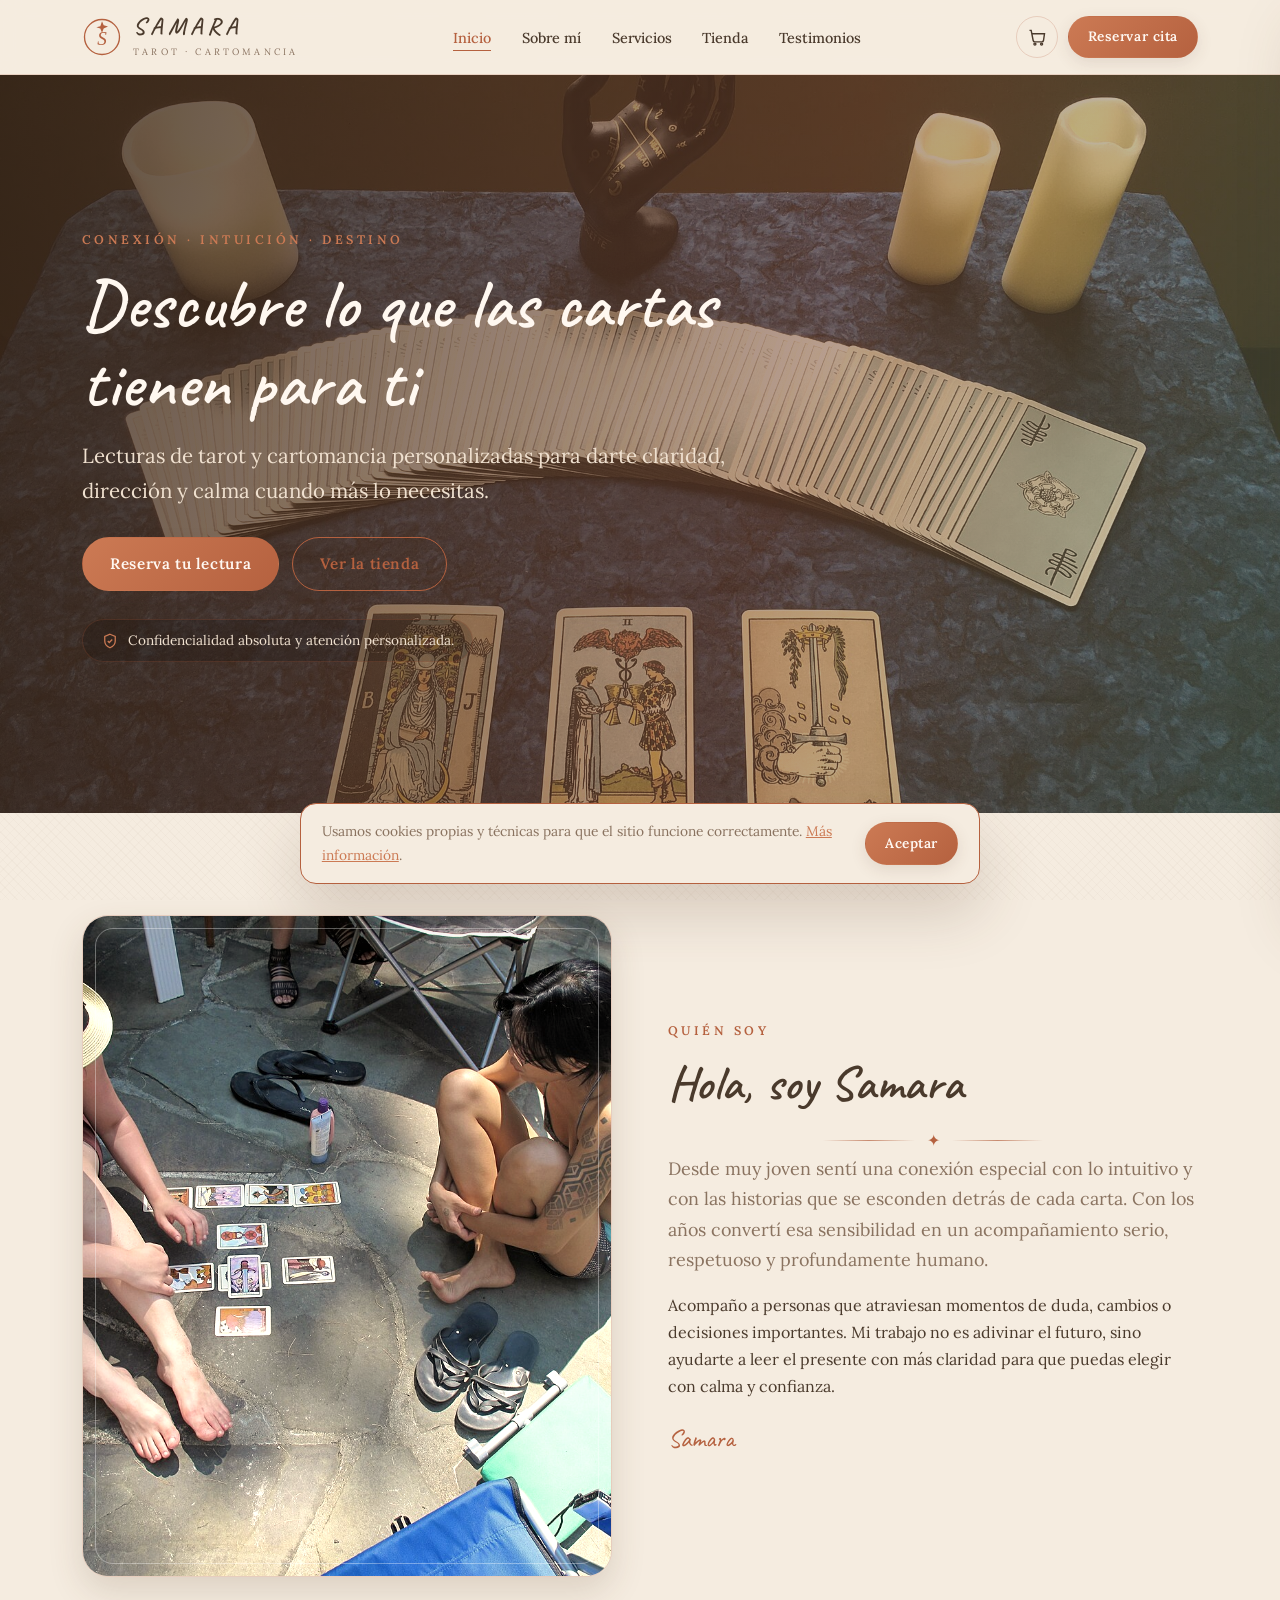
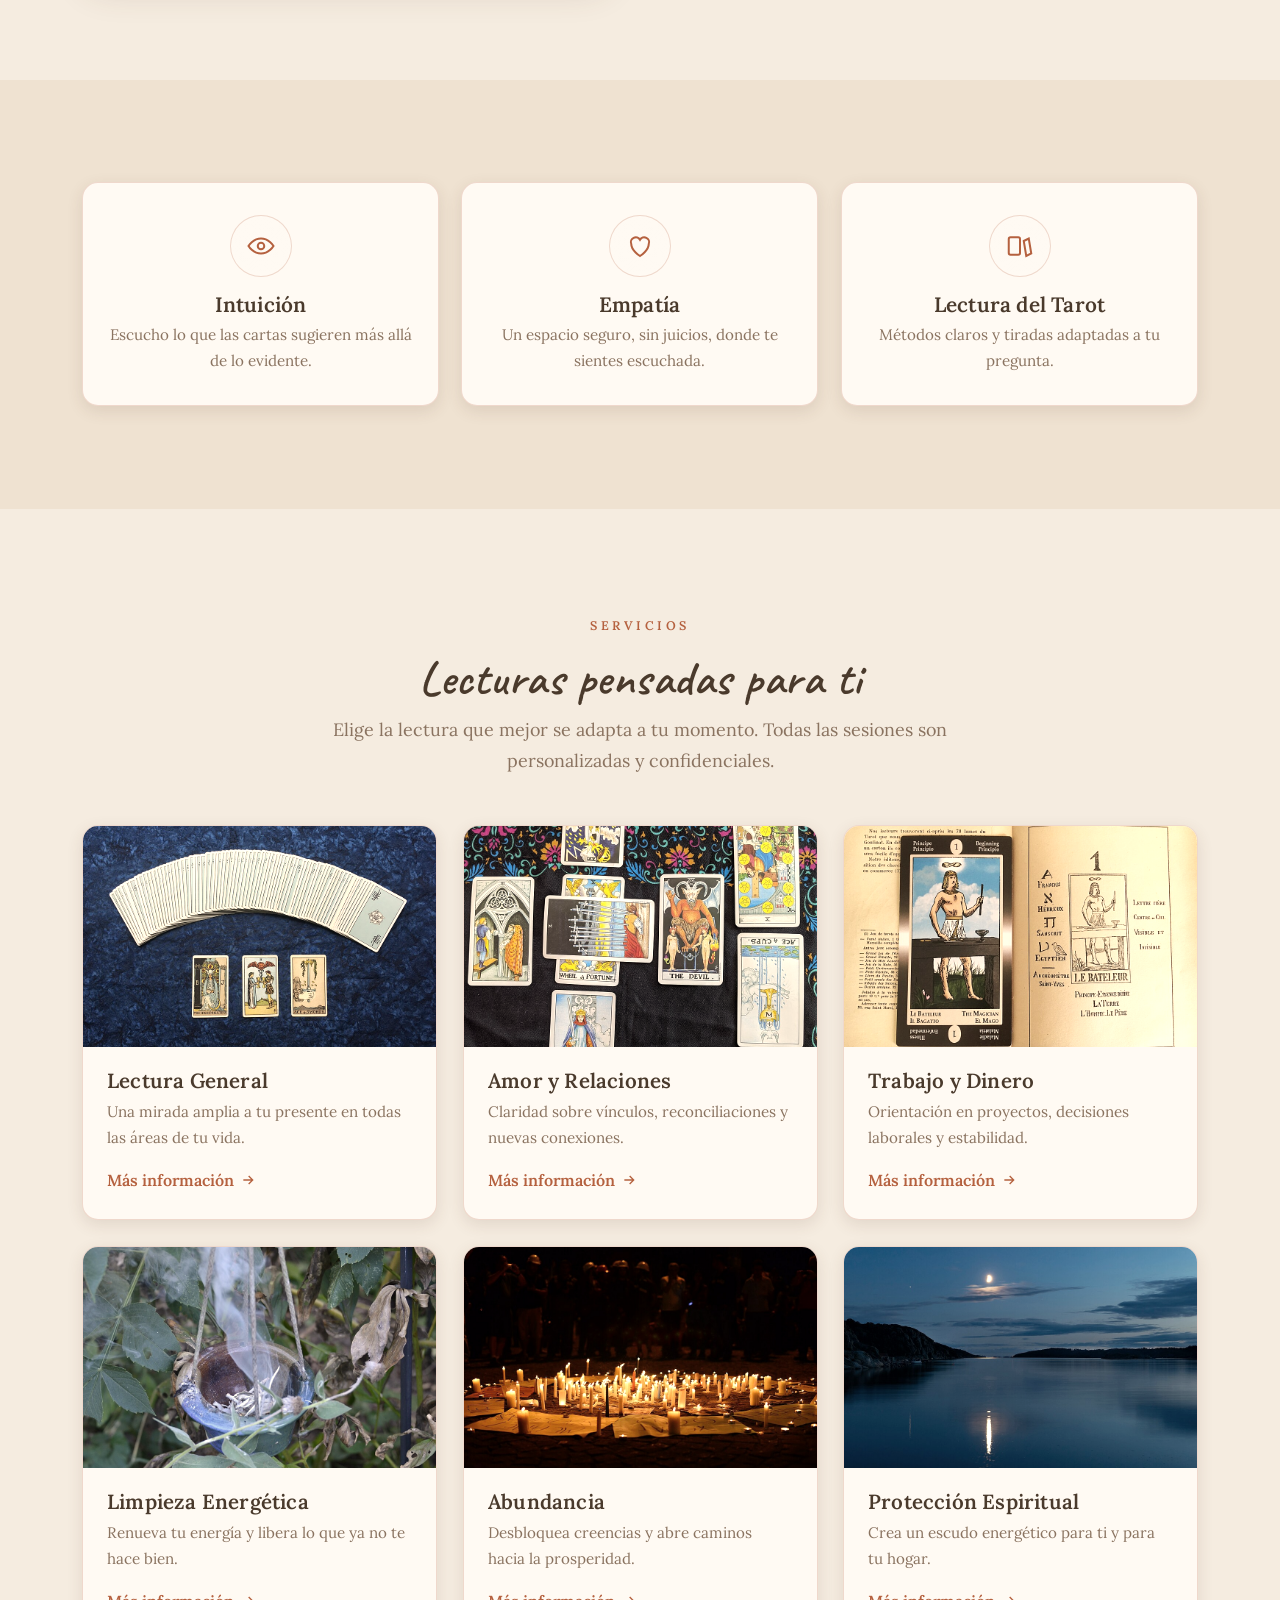
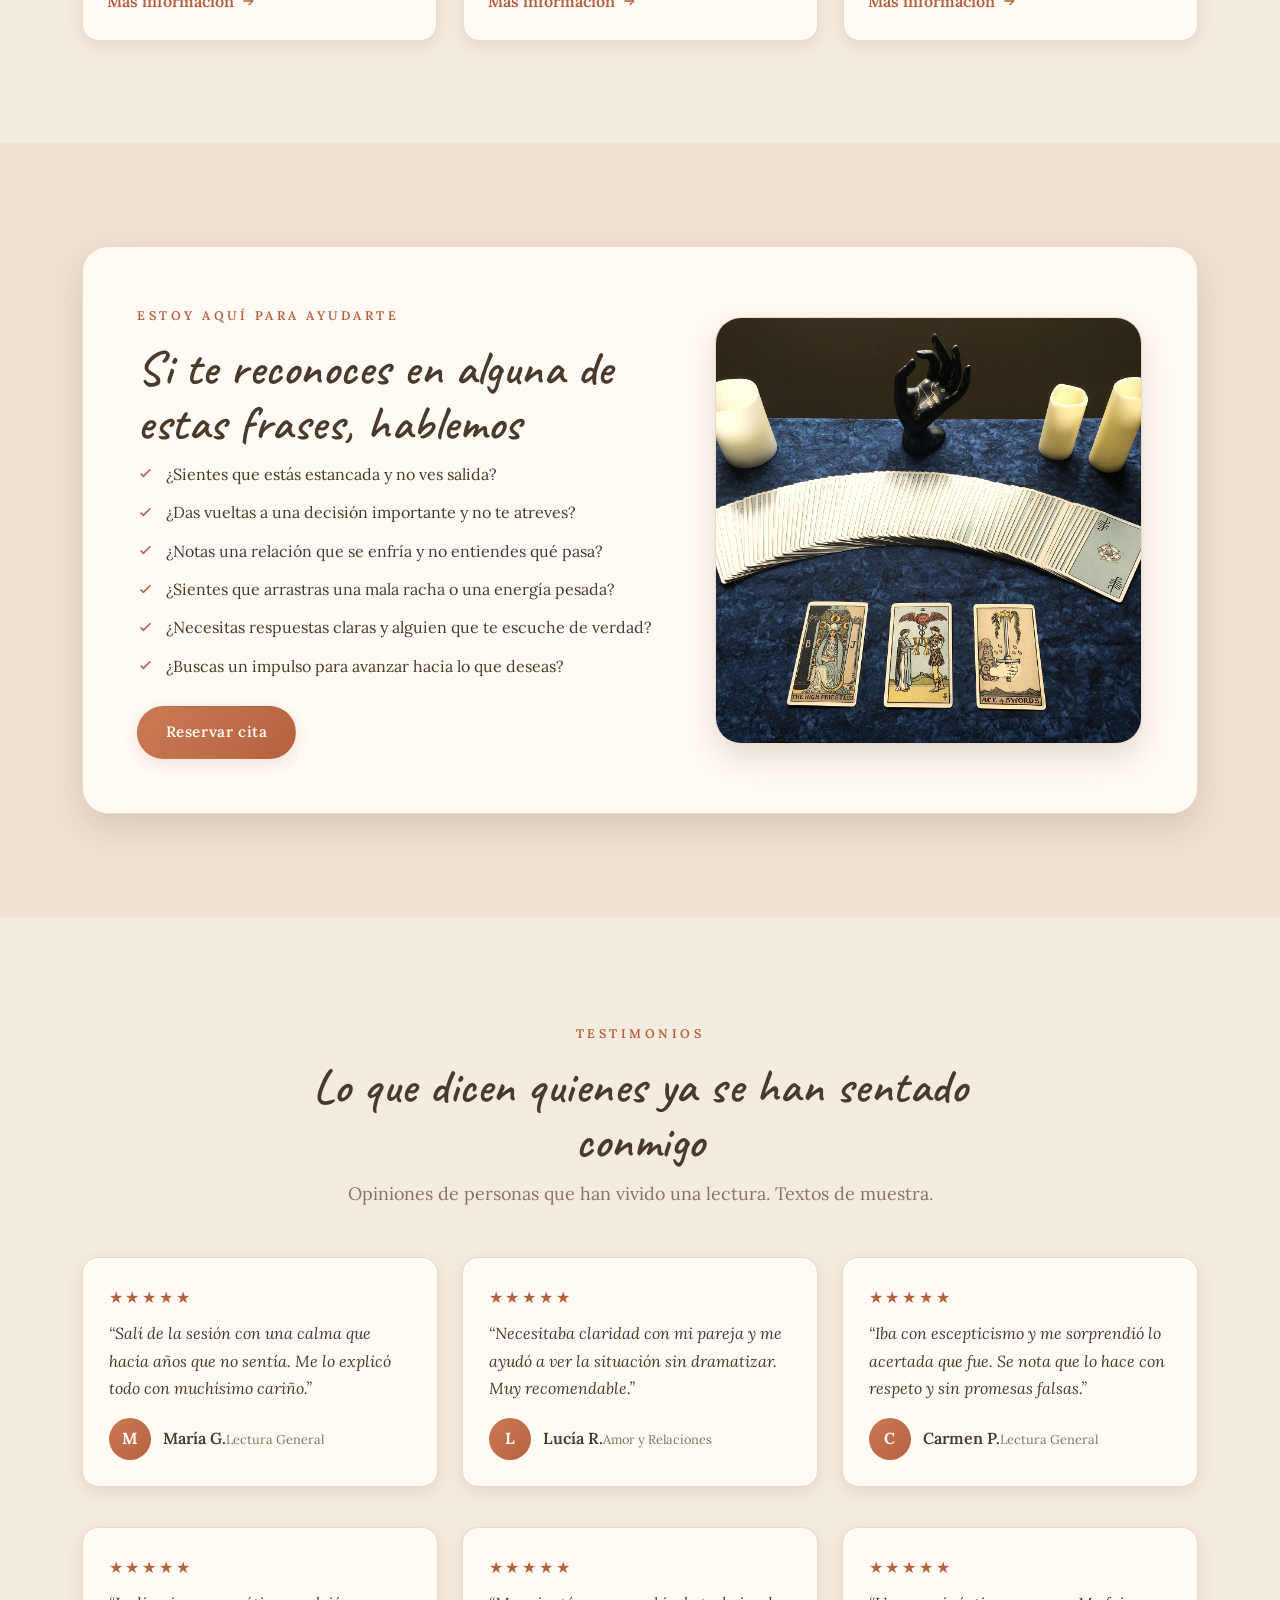
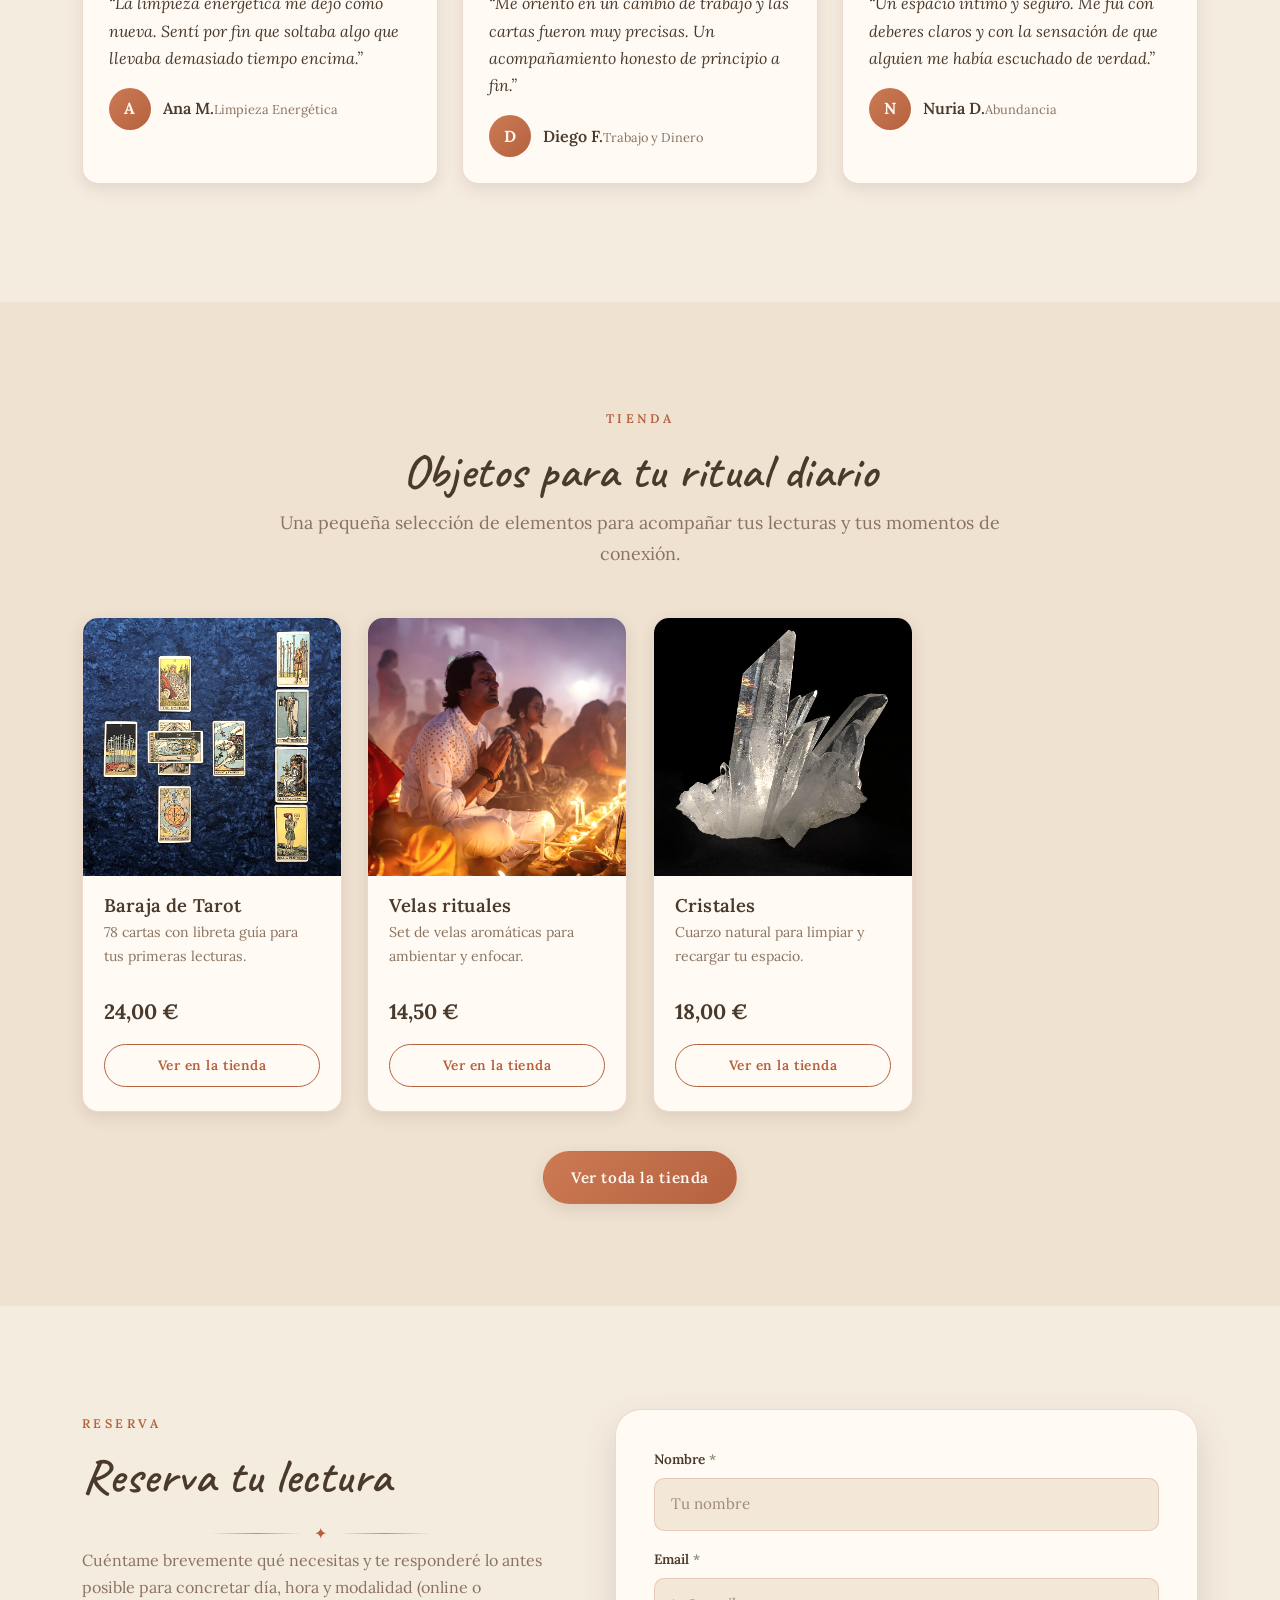
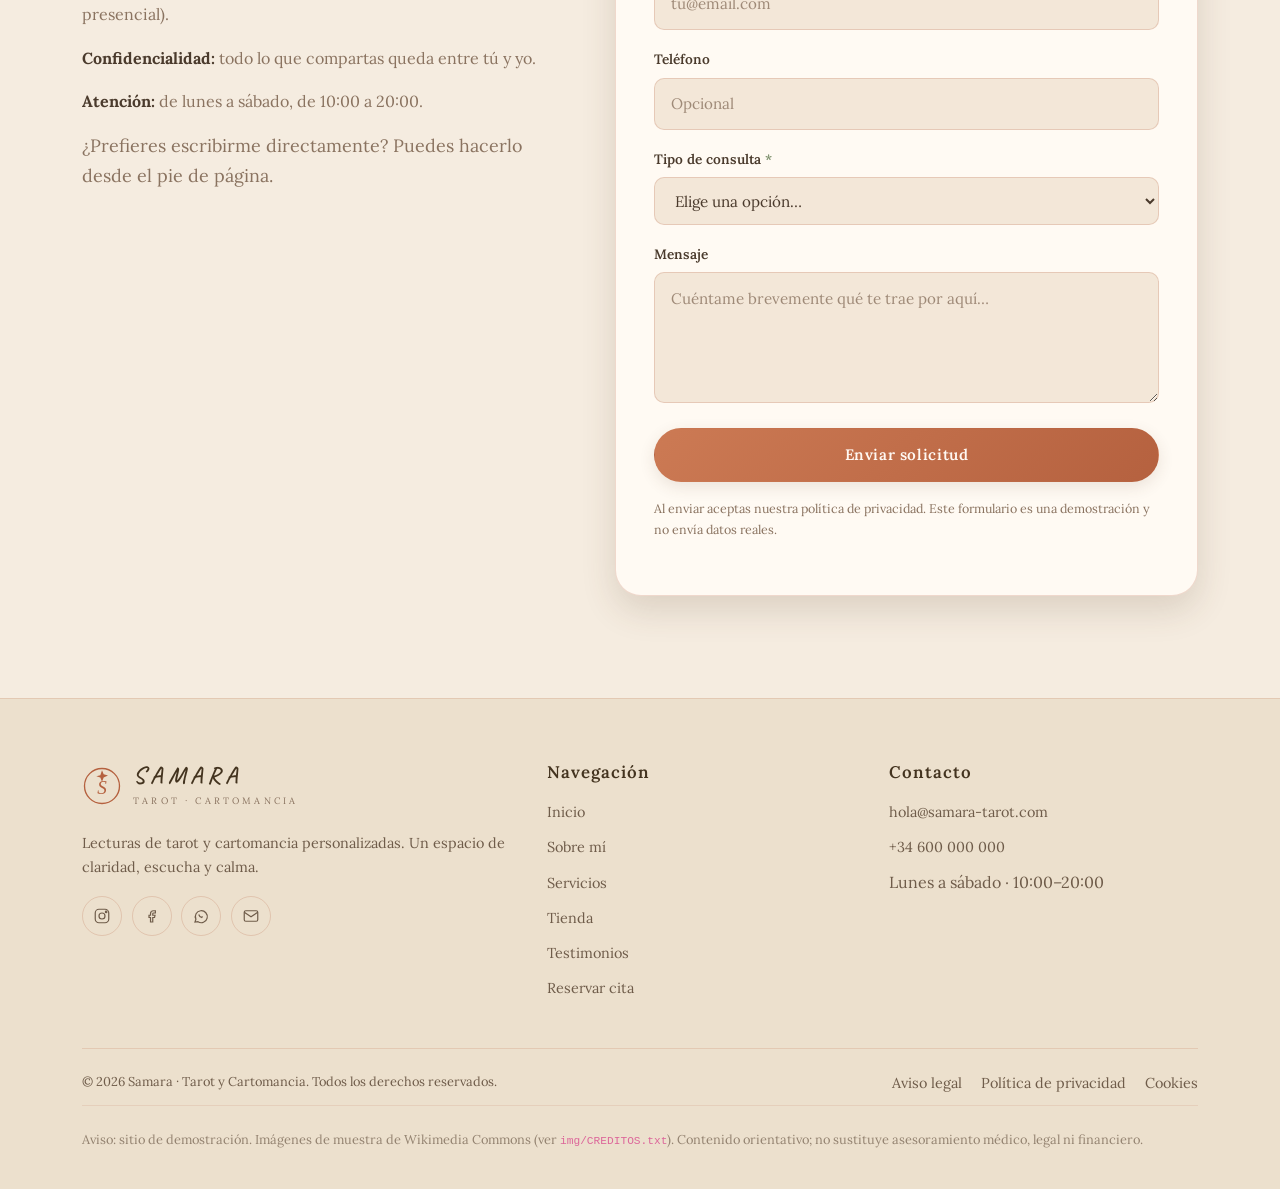
<file: index.html>
<!DOCTYPE html>
<html lang="es">
<head>
  <meta charset="utf-8">
  <meta name="viewport" content="width=device-width, initial-scale=1">

  <!-- SEO básico -->
  <title>Samara · Tarot y Cartomancia | Lecturas personalizadas</title>
  <meta name="description" content="Lecturas de tarot y cartomancia personalizadas con Samara. Claridad, dirección y calma para el amor, el trabajo y tu energía. Reserva tu lectura online o presencial.">
  <meta name="keywords" content="tarot, cartomancia, lectura de tarot, tirada de cartas, limpieza energética, Samara">
  <meta name="author" content="Samara">
  <meta name="robots" content="index, follow">

  <!-- Open Graph -->
  <meta property="og:type" content="website">
  <meta property="og:locale" content="es_ES">
  <meta property="og:site_name" content="Samara · Tarot y Cartomancia">
  <meta property="og:title" content="Samara · Descubre lo que las cartas tienen para ti">
  <meta property="og:description" content="Lecturas de tarot y cartomancia personalizadas para darte claridad, dirección y calma cuando más lo necesitas.">
  <meta property="og:image" content="img/hero.jpg">

  <!-- Twitter Card -->
  <meta name="twitter:card" content="summary_large_image">
  <meta name="twitter:title" content="Samara · Tarot y Cartomancia">
  <meta name="twitter:description" content="Lecturas de tarot personalizadas. Claridad, dirección y calma.">
  <meta name="twitter:image" content="img/hero.jpg">

  <!-- Favicon (SVG provisional, reemplazable) -->
  <link rel="icon" type="image/svg+xml" href="img/favicon.svg">
  <link rel="apple-touch-icon" href="img/favicon.svg">

  <!-- Tipografías: se incluyen todas las familias usadas por los 3 temas -->
  <link rel="preconnect" href="https://fonts.googleapis.com">
  <link rel="preconnect" href="https://fonts.gstatic.com" crossorigin>
  <link href="https://fonts.googleapis.com/css2?family=Cormorant+Garamond:ital,wght@0,400;0,600;0,700;1,400&family=Inter:wght@400;500;600;700&family=Playfair+Display:wght@400;600;700&family=Montserrat:wght@400;500;600;700&family=Lora:ital,wght@0,400;0,600;0,700;1,400&family=Caveat:wght@500;600;700&display=swap" rel="stylesheet">

  <!-- Bootstrap 5 (CDN) -->
  <link href="https://cdn.jsdelivr.net/npm/bootstrap@5.3.3/dist/css/bootstrap.min.css" rel="stylesheet">

  <!-- Estilos propios: base compartida + tema (único archivo que cambia entre propuestas) -->
  <link rel="stylesheet" href="css/base.css">
  <link rel="stylesheet" href="css/theme.css">

  <!-- Datos estructurados básicos -->
  <script type="application/ld+json">
  {
    "@context": "https://schema.org",
    "@type": "LocalBusiness",
    "name": "Samara · Tarot y Cartomancia",
    "description": "Lecturas de tarot y cartomancia personalizadas.",
    "image": "img/hero.jpg",
    "priceRange": "€€",
    "areaServed": "ES",
    "knowsLanguage": "es"
  }
  </script>
</head>
<body>
  <a class="skip-link" href="#main">Saltar al contenido principal</a>

  <!-- ================================================================
       0. CABECERA / NAVEGACIÓN STICKY
       ================================================================ -->
  <header class="site-header" id="top">
    <div class="container-samara header-inner">
      <a class="brand" href="index.html#inicio" aria-label="Samara, ir al inicio">
        <!-- Logo provisional: monograma S + wordmark (reemplazable por el logo real) -->
        <svg class="brand__mark" viewBox="0 0 48 48" aria-hidden="true" focusable="false">
          <circle cx="24" cy="24" r="21" fill="none" stroke="currentColor" stroke-width="1.6"/>
          <path d="M24 5l2 5 5.2 1.4L26 13.8 24 19l-2-5.2-4.8-1.4L22 11z" fill="currentColor"/>
          <text x="24" y="34" text-anchor="middle" font-family="Georgia, serif" font-size="23" font-style="italic" fill="currentColor">S</text>
        </svg>
        <span>
          <span class="brand__name">Samara</span>
          <span class="brand__tag">Tarot · Cartomancia</span>
        </span>
      </a>

      <nav class="nav-desktop" aria-label="Navegación principal">
        <ul>
          <li><a href="#inicio">Inicio</a></li>
          <li><a href="#sobre-mi">Sobre mí</a></li>
          <li><a href="#servicios">Servicios</a></li>
          <li><a href="tienda.html">Tienda</a></li>
          <li><a href="#testimonios">Testimonios</a></li>
        </ul>
      </nav>

      <div class="header-actions">
        <button class="cart-toggle" type="button" data-cart-toggle aria-expanded="false" aria-controls="cartDrawer" aria-label="Abrir carrito">
          <svg width="20" height="20" viewBox="0 0 24 24" fill="none" stroke="currentColor" stroke-width="1.7" aria-hidden="true">
            <path d="M3 4h2l2.4 12.2a2 2 0 0 0 2 1.6h8.4a2 2 0 0 0 2-1.6L21 8H6"/>
            <circle cx="9.5" cy="20.5" r="1.2"/><circle cx="17.5" cy="20.5" r="1.2"/>
          </svg>
          <span class="cart-count" aria-live="polite">0</span>
        </button>

        <a class="btn-samara btn-samara--sm d-none d-lg-inline-flex" href="#reserva">Reservar cita</a>

        <button class="nav-toggle" type="button" data-nav-toggle aria-expanded="false" aria-controls="navMobile" aria-label="Abrir menú">
          <span></span><span></span><span></span>
        </button>
      </div>
    </div>

    <!-- Panel de navegación móvil -->
    <div class="nav-mobile" id="navMobile" aria-hidden="true">
      <div class="container-samara">
        <ul>
          <li><a href="#inicio">Inicio</a></li>
          <li><a href="#sobre-mi">Sobre mí</a></li>
          <li><a href="#servicios">Servicios</a></li>
          <li><a href="tienda.html">Tienda</a></li>
          <li><a href="#testimonios">Testimonios</a></li>
        </ul>
        <a class="btn-samara btn-samara--block" href="#reserva">Reservar cita</a>
      </div>
    </div>
  </header>

  <main id="main">
    <!-- ==============================================================
         1. HERO
         ============================================================== -->
    <section class="hero" id="inicio">
      <div class="hero__media" aria-hidden="true">
        <img src="img/hero.jpg" alt="">
      </div>
      <div class="container-samara hero__content">
        <div class="hero__inner" data-reveal>
          <span class="eyebrow">Conexión · Intuición · Destino</span>
          <h1>Descubre lo que las cartas tienen para ti</h1>
          <p class="hero__sub">Lecturas de tarot y cartomancia personalizadas para darte claridad, dirección y calma cuando más lo necesitas.</p>
          <div class="hero__cta">
            <a class="btn-samara" href="#reserva">Reserva tu lectura</a>
            <a class="btn-samara-outline" href="tienda.html">Ver la tienda</a>
          </div>
          <div class="trust-strip">
            <svg width="18" height="18" viewBox="0 0 24 24" fill="none" stroke="currentColor" stroke-width="1.7" aria-hidden="true">
              <path d="M12 3l7 3v6c0 4.4-3 7.4-7 9-4-1.6-7-4.6-7-9V6z"/><path d="M9 12l2 2 4-4"/>
            </svg>
            <span>Confidencialidad absoluta y atención personalizada.</span>
          </div>
        </div>
      </div>
    </section>

    <!-- ==============================================================
         2. SOBRE MÍ
         ============================================================== -->
    <section class="section" id="sobre-mi">
      <div class="container-samara about-grid">
        <div class="about-media" data-reveal>
          <img src="img/sobre-mi.jpg" alt="Manos de Samara extendiendo cartas de tarot sobre la mesa">
          <span class="about-media__frame" aria-hidden="true"></span>
        </div>
        <div data-reveal>
          <span class="eyebrow">Quién soy</span>
          <h2 class="section-title">Hola, soy Samara</h2>
          <div class="divider-motif section-head--left" aria-hidden="true">✦</div>
          <p class="lead-text">Desde muy joven sentí una conexión especial con lo intuitivo y con las historias que se esconden detrás de cada carta. Con los años convertí esa sensibilidad en un acompañamiento serio, respetuoso y profundamente humano.</p>
          <p>Acompaño a personas que atraviesan momentos de duda, cambios o decisiones importantes. Mi trabajo no es adivinar el futuro, sino ayudarte a leer el presente con más claridad para que puedas elegir con calma y confianza.</p>
          <p class="signature">Samara</p>
        </div>
      </div>
    </section>

    <!-- ==============================================================
         3. TRES PILARES
         ============================================================== -->
    <section class="section section--soft">
      <div class="container-samara">
        <div class="pillars">
          <article class="pillar" data-reveal>
            <div class="pillar__icon" aria-hidden="true">
              <svg width="30" height="30" viewBox="0 0 24 24" fill="none" stroke="currentColor" stroke-width="1.6">
                <path d="M2 12s3.6-6 10-6 10 6 10 6-3.6 6-10 6-10-6-10-6z"/><circle cx="12" cy="12" r="2.6"/>
              </svg>
            </div>
            <h3>Intuición</h3>
            <p>Escucho lo que las cartas sugieren más allá de lo evidente.</p>
          </article>
          <article class="pillar" data-reveal>
            <div class="pillar__icon" aria-hidden="true">
              <svg width="30" height="30" viewBox="0 0 24 24" fill="none" stroke="currentColor" stroke-width="1.6">
                <path d="M12 20s-7-4.4-7-9.6A3.9 3.9 0 0 1 12 7a3.9 3.9 0 0 1 7 3.4C19 15.6 12 20 12 20z"/>
              </svg>
            </div>
            <h3>Empatía</h3>
            <p>Un espacio seguro, sin juicios, donde te sientes escuchada.</p>
          </article>
          <article class="pillar" data-reveal>
            <div class="pillar__icon" aria-hidden="true">
              <svg width="30" height="30" viewBox="0 0 24 24" fill="none" stroke="currentColor" stroke-width="1.6">
                <rect x="3" y="5" width="9" height="14" rx="1.4"/><path d="M15 8l4-2 2 12-4 2z"/>
              </svg>
            </div>
            <h3>Lectura del Tarot</h3>
            <p>Métodos claros y tiradas adaptadas a tu pregunta.</p>
          </article>
        </div>
      </div>
    </section>

    <!-- ==============================================================
         4. SERVICIOS (6 tarjetas)
         ============================================================== -->
    <section class="section" id="servicios">
      <div class="container-samara">
        <div class="section-head" data-reveal>
          <span class="eyebrow">Servicios</span>
          <h2 class="section-title">Lecturas pensadas para ti</h2>
          <p class="lead-text">Elige la lectura que mejor se adapta a tu momento. Todas las sesiones son personalizadas y confidenciales.</p>
        </div>

        <div class="grid-cards">
          <article class="service-card" data-reveal>
            <div class="service-card__media"><img src="img/servicio-1.jpg" alt="Cartas de tarot extendidas en una lectura general"></div>
            <div class="service-card__body">
              <h3>Lectura General</h3>
              <p>Una mirada amplia a tu presente en todas las áreas de tu vida.</p>
              <a class="service-card__link" href="#reserva">Más información
                <svg width="16" height="16" viewBox="0 0 24 24" fill="none" stroke="currentColor" stroke-width="2" aria-hidden="true"><path d="M5 12h14M13 6l6 6-6 6"/></svg>
              </a>
            </div>
          </article>

          <article class="service-card" data-reveal>
            <div class="service-card__media"><img src="img/servicio-2.jpg" alt="Tirada del tarot centrada en las relaciones"></div>
            <div class="service-card__body">
              <h3>Amor y Relaciones</h3>
              <p>Claridad sobre vínculos, reconciliaciones y nuevas conexiones.</p>
              <a class="service-card__link" href="#reserva">Más información
                <svg width="16" height="16" viewBox="0 0 24 24" fill="none" stroke="currentColor" stroke-width="2" aria-hidden="true"><path d="M5 12h14M13 6l6 6-6 6"/></svg>
              </a>
            </div>
          </article>

          <article class="service-card" data-reveal>
            <div class="service-card__media"><img src="img/servicio-3.jpg" alt="Carta del tarot relacionada con el trabajo y el dinero"></div>
            <div class="service-card__body">
              <h3>Trabajo y Dinero</h3>
              <p>Orientación en proyectos, decisiones laborales y estabilidad.</p>
              <a class="service-card__link" href="#reserva">Más información
                <svg width="16" height="16" viewBox="0 0 24 24" fill="none" stroke="currentColor" stroke-width="2" aria-hidden="true"><path d="M5 12h14M13 6l6 6-6 6"/></svg>
              </a>
            </div>
          </article>

          <article class="service-card" data-reveal>
            <div class="service-card__media"><img src="img/servicio-4.jpg" alt="Sahumerio y hierbas para limpieza energética"></div>
            <div class="service-card__body">
              <h3>Limpieza Energética</h3>
              <p>Renueva tu energía y libera lo que ya no te hace bien.</p>
              <a class="service-card__link" href="#reserva">Más información
                <svg width="16" height="16" viewBox="0 0 24 24" fill="none" stroke="currentColor" stroke-width="2" aria-hidden="true"><path d="M5 12h14M13 6l6 6-6 6"/></svg>
              </a>
            </div>
          </article>

          <article class="service-card" data-reveal>
            <div class="service-card__media"><img src="img/servicio-5.jpg" alt="Velas encendidas para atraer la abundancia"></div>
            <div class="service-card__body">
              <h3>Abundancia</h3>
              <p>Desbloquea creencias y abre caminos hacia la prosperidad.</p>
              <a class="service-card__link" href="#reserva">Más información
                <svg width="16" height="16" viewBox="0 0 24 24" fill="none" stroke="currentColor" stroke-width="2" aria-hidden="true"><path d="M5 12h14M13 6l6 6-6 6"/></svg>
              </a>
            </div>
          </article>

          <article class="service-card" data-reveal>
            <div class="service-card__media"><img src="img/servicio-6.jpg" alt="Luna llena en el cielo nocturno, protección espiritual"></div>
            <div class="service-card__body">
              <h3>Protección Espiritual</h3>
              <p>Crea un escudo energético para ti y para tu hogar.</p>
              <a class="service-card__link" href="#reserva">Más información
                <svg width="16" height="16" viewBox="0 0 24 24" fill="none" stroke="currentColor" stroke-width="2" aria-hidden="true"><path d="M5 12h14M13 6l6 6-6 6"/></svg>
              </a>
            </div>
          </article>
        </div>
      </div>
    </section>

    <!-- ==============================================================
         5. "ESTOY AQUÍ PARA AYUDARTE"
         ============================================================== -->
    <section class="section section--soft">
      <div class="container-samara">
        <div class="help-block" data-reveal>
          <div>
            <span class="eyebrow">Estoy aquí para ayudarte</span>
            <h2 class="section-title">Si te reconoces en alguna de estas frases, hablemos</h2>
            <ul class="help-list">
              <li><svg width="17" height="17" viewBox="0 0 24 24" fill="none" stroke="currentColor" stroke-width="2.2" aria-hidden="true"><path d="M5 12l4 4L19 6"/></svg><span>¿Sientes que estás estancada y no ves salida?</span></li>
              <li><svg width="17" height="17" viewBox="0 0 24 24" fill="none" stroke="currentColor" stroke-width="2.2" aria-hidden="true"><path d="M5 12l4 4L19 6"/></svg><span>¿Das vueltas a una decisión importante y no te atreves?</span></li>
              <li><svg width="17" height="17" viewBox="0 0 24 24" fill="none" stroke="currentColor" stroke-width="2.2" aria-hidden="true"><path d="M5 12l4 4L19 6"/></svg><span>¿Notas una relación que se enfría y no entiendes qué pasa?</span></li>
              <li><svg width="17" height="17" viewBox="0 0 24 24" fill="none" stroke="currentColor" stroke-width="2.2" aria-hidden="true"><path d="M5 12l4 4L19 6"/></svg><span>¿Sientes que arrastras una mala racha o una energía pesada?</span></li>
              <li><svg width="17" height="17" viewBox="0 0 24 24" fill="none" stroke="currentColor" stroke-width="2.2" aria-hidden="true"><path d="M5 12l4 4L19 6"/></svg><span>¿Necesitas respuestas claras y alguien que te escuche de verdad?</span></li>
              <li><svg width="17" height="17" viewBox="0 0 24 24" fill="none" stroke="currentColor" stroke-width="2.2" aria-hidden="true"><path d="M5 12l4 4L19 6"/></svg><span>¿Buscas un impulso para avanzar hacia lo que deseas?</span></li>
            </ul>
            <a class="btn-samara" href="#reserva">Reservar cita</a>
          </div>
          <div class="about-media" data-reveal style="box-shadow:var(--shadow-md)">
            <img src="img/hero.jpg" alt="Mesa preparada con cartas, velas y cristales para una consulta de tarot" style="aspect-ratio:1/1">
          </div>
        </div>
      </div>
    </section>

    <!-- ==============================================================
         6. TESTIMONIOS
         ============================================================== -->
    <section class="section" id="testimonios">
      <div class="container-samara">
        <div class="section-head" data-reveal>
          <span class="eyebrow">Testimonios</span>
          <h2 class="section-title">Lo que dicen quienes ya se han sentado conmigo</h2>
          <p class="lead-text">Opiniones de personas que han vivido una lectura. Textos de muestra.</p>
        </div>

        <div class="testimonials">
          <blockquote class="testimonial" data-reveal>
            <div class="testimonial__stars" aria-label="5 sobre 5">★★★★★</div>
            <p>“Salí de la sesión con una calma que hacía años que no sentía. Me lo explicó todo con muchísimo cariño.”</p>
            <footer class="testimonial__author"><span class="testimonial__avatar" aria-hidden="true">M</span><span><span class="testimonial__name">María G.</span><span class="testimonial__meta">Lectura General</span></span></footer>
          </blockquote>

          <blockquote class="testimonial" data-reveal>
            <div class="testimonial__stars" aria-label="5 sobre 5">★★★★★</div>
            <p>“Necesitaba claridad con mi pareja y me ayudó a ver la situación sin dramatizar. Muy recomendable.”</p>
            <footer class="testimonial__author"><span class="testimonial__avatar" aria-hidden="true">L</span><span><span class="testimonial__name">Lucía R.</span><span class="testimonial__meta">Amor y Relaciones</span></span></footer>
          </blockquote>

          <blockquote class="testimonial" data-reveal>
            <div class="testimonial__stars" aria-label="5 sobre 5">★★★★★</div>
            <p>“Iba con escepticismo y me sorprendió lo acertada que fue. Se nota que lo hace con respeto y sin promesas falsas.”</p>
            <footer class="testimonial__author"><span class="testimonial__avatar" aria-hidden="true">C</span><span><span class="testimonial__name">Carmen P.</span><span class="testimonial__meta">Lectura General</span></span></footer>
          </blockquote>

          <blockquote class="testimonial" data-reveal>
            <div class="testimonial__stars" aria-label="5 sobre 5">★★★★★</div>
            <p>“La limpieza energética me dejó como nueva. Sentí por fin que soltaba algo que llevaba demasiado tiempo encima.”</p>
            <footer class="testimonial__author"><span class="testimonial__avatar" aria-hidden="true">A</span><span><span class="testimonial__name">Ana M.</span><span class="testimonial__meta">Limpieza Energética</span></span></footer>
          </blockquote>

          <blockquote class="testimonial" data-reveal>
            <div class="testimonial__stars" aria-label="5 sobre 5">★★★★★</div>
            <p>“Me orientó en un cambio de trabajo y las cartas fueron muy precisas. Un acompañamiento honesto de principio a fin.”</p>
            <footer class="testimonial__author"><span class="testimonial__avatar" aria-hidden="true">D</span><span><span class="testimonial__name">Diego F.</span><span class="testimonial__meta">Trabajo y Dinero</span></span></footer>
          </blockquote>

          <blockquote class="testimonial" data-reveal>
            <div class="testimonial__stars" aria-label="5 sobre 5">★★★★★</div>
            <p>“Un espacio íntimo y seguro. Me fui con deberes claros y con la sensación de que alguien me había escuchado de verdad.”</p>
            <footer class="testimonial__author"><span class="testimonial__avatar" aria-hidden="true">N</span><span><span class="testimonial__name">Nuria D.</span><span class="testimonial__meta">Abundancia</span></span></footer>
          </blockquote>
        </div>
      </div>
    </section>

    <!-- ==============================================================
         7. PREVIEW DE LA TIENDA
         ============================================================== -->
    <section class="section section--soft" id="tienda">
      <div class="container-samara">
        <div class="section-head" data-reveal>
          <span class="eyebrow">Tienda</span>
          <h2 class="section-title">Objetos para tu ritual diario</h2>
          <p class="lead-text">Una pequeña selección de elementos para acompañar tus lecturas y tus momentos de conexión.</p>
        </div>

        <div class="product-grid">
          <article class="product-card" data-reveal>
            <div class="product-card__media"><img src="img/shop-baraja.jpg" alt="Baraja de tarot completa"></div>
            <div class="product-card__body">
              <h3>Baraja de Tarot</h3>
              <p class="product-card__desc">78 cartas con libreta guía para tus primeras lecturas.</p>
              <p class="product-card__price">24,00 €</p>
              <a class="btn-samara-outline btn-samara--sm btn-samara--block" href="tienda.html">Ver en la tienda</a>
            </div>
          </article>

          <article class="product-card" data-reveal>
            <div class="product-card__media"><img src="img/shop-velas.jpg" alt="Velas rituales"></div>
            <div class="product-card__body">
              <h3>Velas rituales</h3>
              <p class="product-card__desc">Set de velas aromáticas para ambientar y enfocar.</p>
              <p class="product-card__price">14,50 €</p>
              <a class="btn-samara-outline btn-samara--sm btn-samara--block" href="tienda.html">Ver en la tienda</a>
            </div>
          </article>

          <article class="product-card" data-reveal>
            <div class="product-card__media"><img src="img/shop-cristales.jpg" alt="Cristales de cuarzo"></div>
            <div class="product-card__body">
              <h3>Cristales</h3>
              <p class="product-card__desc">Cuarzo natural para limpiar y recargar tu espacio.</p>
              <p class="product-card__price">18,00 €</p>
              <a class="btn-samara-outline btn-samara--sm btn-samara--block" href="tienda.html">Ver en la tienda</a>
            </div>
          </article>
        </div>

        <div class="section-head" style="margin-top:2.4rem;margin-bottom:0" data-reveal>
          <a class="btn-samara" href="tienda.html">Ver toda la tienda</a>
        </div>
      </div>
    </section>

    <!-- ==============================================================
         8. RESERVA
         ============================================================== -->
    <section class="section" id="reserva">
      <div class="container-samara booking">
        <div class="booking__info" data-reveal>
          <span class="eyebrow">Reserva</span>
          <h2 class="section-title">Reserva tu lectura</h2>
          <div class="divider-motif section-head--left" aria-hidden="true">✦</div>
          <p>Cuéntame brevemente qué necesitas y te responderé lo antes posible para concretar día, hora y modalidad (online o presencial).</p>
          <p><strong>Confidencialidad:</strong> todo lo que compartas queda entre tú y yo.</p>
          <p><strong>Atención:</strong> de lunes a sábado, de 10:00 a 20:00.</p>
          <p class="lead-text">¿Prefieres escribirme directamente? Puedes hacerlo desde el pie de página.</p>
        </div>

        <div class="form-card" data-reveal>
          <form id="bookingForm" novalidate>
            <div class="form-field">
              <label for="nombre">Nombre <span class="req" aria-hidden="true">*</span></label>
              <input class="form-control-samara" type="text" id="nombre" name="nombre" placeholder="Tu nombre" required autocomplete="name">
              <p class="form-error">Por favor, escribe tu nombre.</p>
            </div>

            <div class="form-field">
              <label for="email">Email <span class="req" aria-hidden="true">*</span></label>
              <input class="form-control-samara" type="email" id="email" name="email" placeholder="tu@email.com" required autocomplete="email">
              <p class="form-error">Introduce un email válido.</p>
            </div>

            <div class="form-field">
              <label for="telefono">Teléfono</label>
              <input class="form-control-samara" type="tel" id="telefono" name="telefono" placeholder="Opcional" autocomplete="tel">
              <p class="form-error">Introduce un teléfono válido.</p>
            </div>

            <div class="form-field">
              <label for="consulta">Tipo de consulta <span class="req" aria-hidden="true">*</span></label>
              <select class="form-control-samara" id="consulta" name="consulta" required>
                <option value="" selected disabled>Elige una opción…</option>
                <option>Lectura General</option>
                <option>Amor y Relaciones</option>
                <option>Trabajo y Dinero</option>
                <option>Limpieza Energética</option>
                <option>Abundancia</option>
                <option>Protección Espiritual</option>
              </select>
              <p class="form-error">Selecciona el tipo de consulta.</p>
            </div>

            <div class="form-field">
              <label for="mensaje">Mensaje</label>
              <textarea class="form-control-samara" id="mensaje" name="mensaje" rows="4" placeholder="Cuéntame brevemente qué te trae por aquí…"></textarea>
            </div>

            <button class="btn-samara btn-samara--block" type="submit">Enviar solicitud</button>
            <p class="form-hint">Al enviar aceptas nuestra política de privacidad. Este formulario es una demostración y no envía datos reales.</p>
            <div class="form-success" id="formSuccess" role="status" aria-live="polite"></div>
          </form>
        </div>
      </div>
    </section>
  </main>

  <!-- ================================================================
       9. PIE
       ================================================================ -->
  <footer class="site-footer">
    <div class="container-samara">
      <div class="footer-grid">
        <div class="footer-brand">
          <a class="brand" href="#top" aria-label="Samara, volver arriba">
            <svg class="brand__mark" viewBox="0 0 48 48" aria-hidden="true" focusable="false">
              <circle cx="24" cy="24" r="21" fill="none" stroke="currentColor" stroke-width="1.6"/>
              <path d="M24 5l2 5 5.2 1.4L26 13.8 24 19l-2-5.2-4.8-1.4L22 11z" fill="currentColor"/>
              <text x="24" y="34" text-anchor="middle" font-family="Georgia, serif" font-size="23" font-style="italic" fill="currentColor">S</text>
            </svg>
            <span><span class="brand__name">Samara</span><span class="brand__tag">Tarot · Cartomancia</span></span>
          </a>
          <p>Lecturas de tarot y cartomancia personalizadas. Un espacio de claridad, escucha y calma.</p>
          <div class="social-row">
            <a href="#" aria-label="Instagram (enlace de ejemplo)">
              <svg width="18" height="18" viewBox="0 0 24 24" fill="none" stroke="currentColor" stroke-width="1.6" aria-hidden="true"><rect x="3" y="3" width="18" height="18" rx="5"/><circle cx="12" cy="12" r="4"/><circle cx="17.5" cy="6.5" r="1"/></svg>
            </a>
            <a href="#" aria-label="Facebook (enlace de ejemplo)">
              <svg width="18" height="18" viewBox="0 0 24 24" fill="none" stroke="currentColor" stroke-width="1.6" aria-hidden="true"><path d="M14 8h2.5V5H14a4 4 0 0 0-4 4v2H8v3h2v6h3v-6h2.4l.6-3H13V9a1 1 0 0 1 1-1z"/></svg>
            </a>
            <a href="#" aria-label="WhatsApp (enlace de ejemplo)">
              <svg width="18" height="18" viewBox="0 0 24 24" fill="none" stroke="currentColor" stroke-width="1.6" aria-hidden="true"><path d="M4 20l1.2-3.6A8 8 0 1 1 8 19.6z"/><path d="M9 10c.6 2 2 3.4 4 4l1-1.4"/></svg>
            </a>
            <a href="#" aria-label="Correo electrónico (enlace de ejemplo)">
              <svg width="18" height="18" viewBox="0 0 24 24" fill="none" stroke="currentColor" stroke-width="1.6" aria-hidden="true"><rect x="3" y="5" width="18" height="14" rx="2"/><path d="M3 7l9 6 9-6"/></svg>
            </a>
          </div>
        </div>

        <div>
          <h4>Navegación</h4>
          <ul class="footer-nav">
            <li><a href="#inicio">Inicio</a></li>
            <li><a href="#sobre-mi">Sobre mí</a></li>
            <li><a href="#servicios">Servicios</a></li>
            <li><a href="tienda.html">Tienda</a></li>
            <li><a href="#testimonios">Testimonios</a></li>
            <li><a href="#reserva">Reservar cita</a></li>
          </ul>
        </div>

        <div>
          <h4>Contacto</h4>
          <ul class="footer-nav">
            <li><a href="#">hola@samara-tarot.com</a></li>
            <li><a href="#">+34 600 000 000</a></li>
            <li>Lunes a sábado · 10:00–20:00</li>
          </ul>
        </div>
      </div>

      <div class="footer-bottom">
        <span>© <span data-year>2026</span> Samara · Tarot y Cartomancia. Todos los derechos reservados.</span>
        <nav class="footer-legal" aria-label="Aviso legal">
          <a href="#">Aviso legal</a>
          <a href="#">Política de privacidad</a>
          <a href="#">Cookies</a>
        </nav>
      </div>
      <p class="footer-bottom" style="margin-top:.6rem;display:block;opacity:.7">
        Aviso: sitio de demostración. Imágenes de muestra de Wikimedia Commons (ver <code>img/CREDITOS.txt</code>). Contenido orientativo; no sustituye asesoramiento médico, legal ni financiero.
      </p>
    </div>
  </footer>

  <!-- ================================================================
       CARRITO (panel lateral)
       ================================================================ -->
  <div class="cart-overlay" id="cartOverlay" aria-hidden="true"></div>
  <aside class="cart-drawer" id="cartDrawer" aria-label="Carrito de la compra" aria-hidden="true">
    <div class="cart-drawer__head">
      <h3>Tu carrito</h3>
      <button class="cart-close" type="button" data-cart-close aria-label="Cerrar carrito">&times;</button>
    </div>
    <div class="cart-drawer__body" id="cartBody">
      <p class="cart-empty">Tu carrito está vacío.<br>Descubre los productos de la tienda.</p>
    </div>
    <div class="cart-drawer__foot">
      <div class="cart-total"><span>Total</span><strong id="cartTotal">0,00 €</strong></div>
      <button class="btn-samara btn-samara--block" type="button" disabled style="opacity:.6;cursor:not-allowed">Finalizar compra (demo)</button>
      <p class="cart-demo-note">Tienda de demostración: no hay pasarela de pago ni envío real.</p>
    </div>
  </aside>

  <!-- ================================================================
       AVISO DE COOKIES (simple)
       ================================================================ -->
  <div class="cookie-banner" id="cookieBanner" role="dialog" aria-live="polite" aria-label="Aviso de cookies">
    <p>Usamos cookies propias y técnicas para que el sitio funcione correctamente. <a href="#">Más información</a>.</p>
    <button class="btn-samara btn-samara--sm" type="button" id="cookieAccept">Aceptar</button>
  </div>

  <script src="js/main.js"></script>
</body>
</html>
</file>
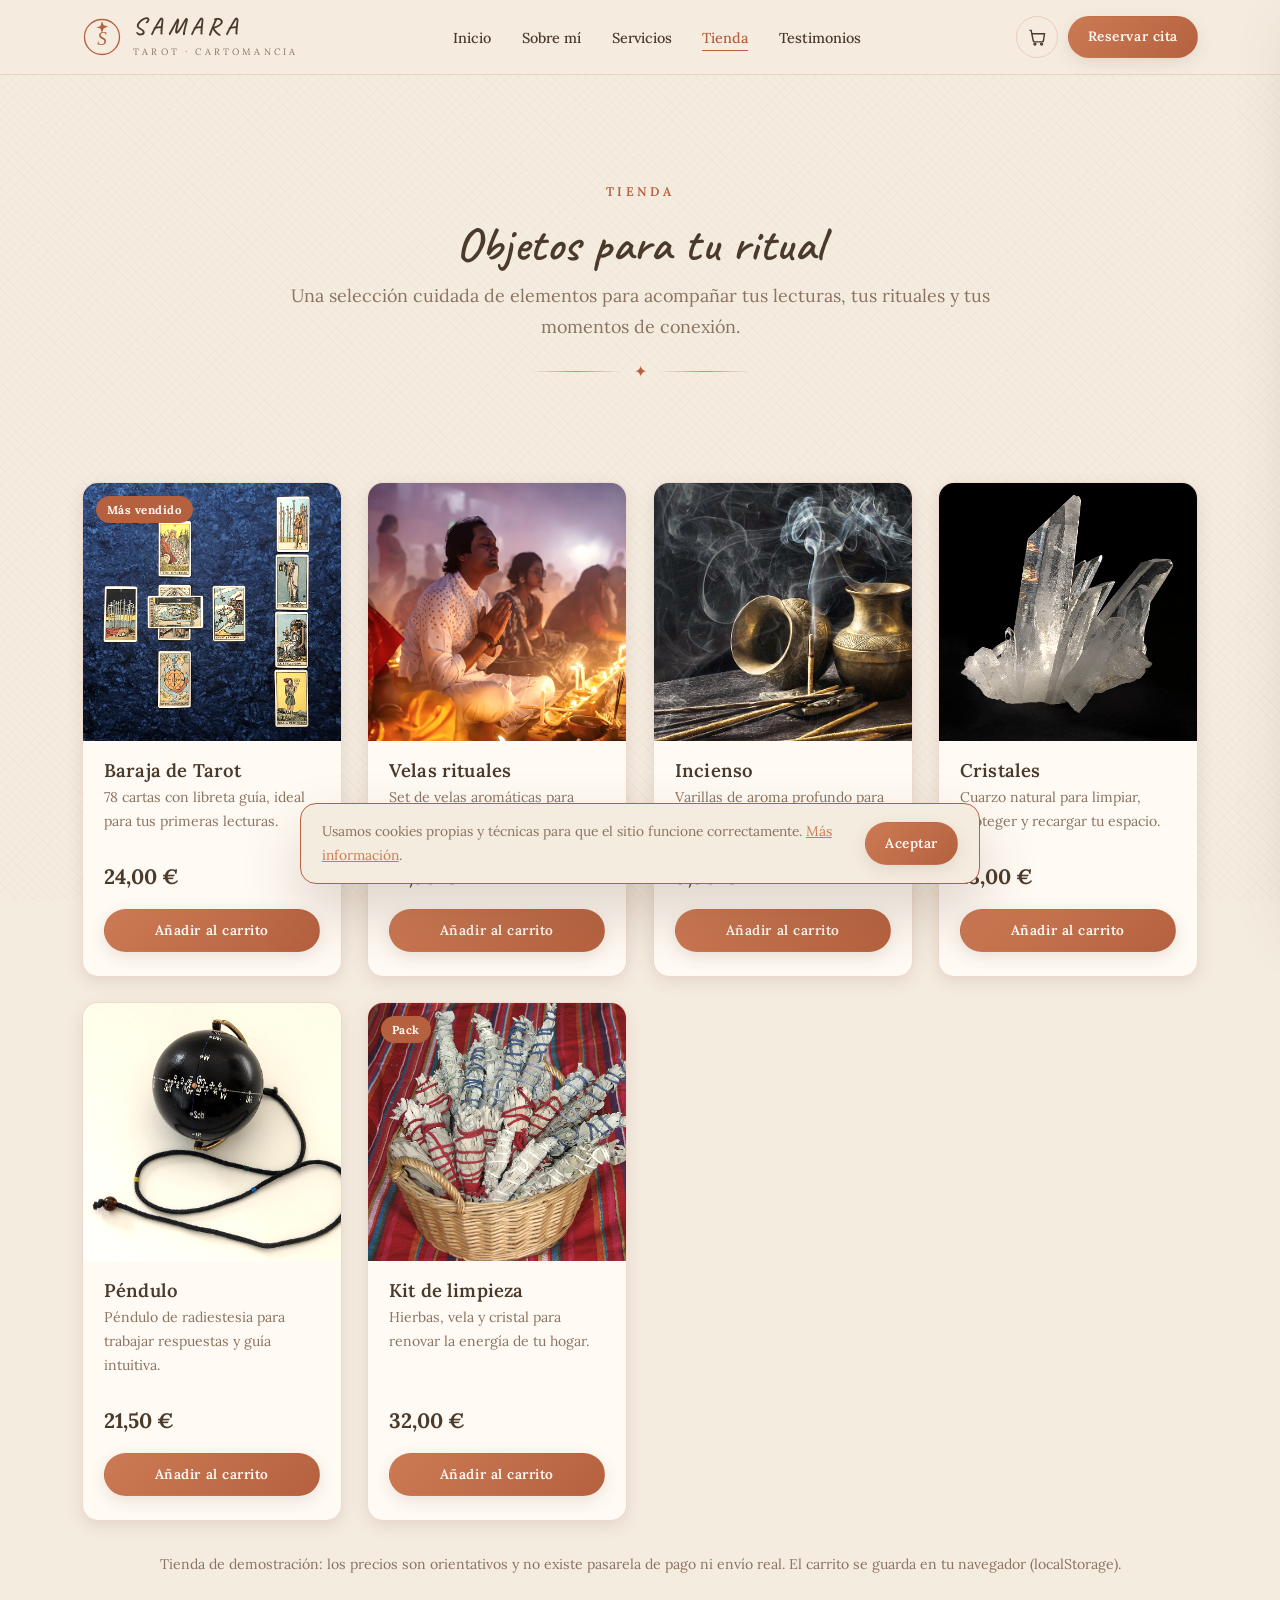
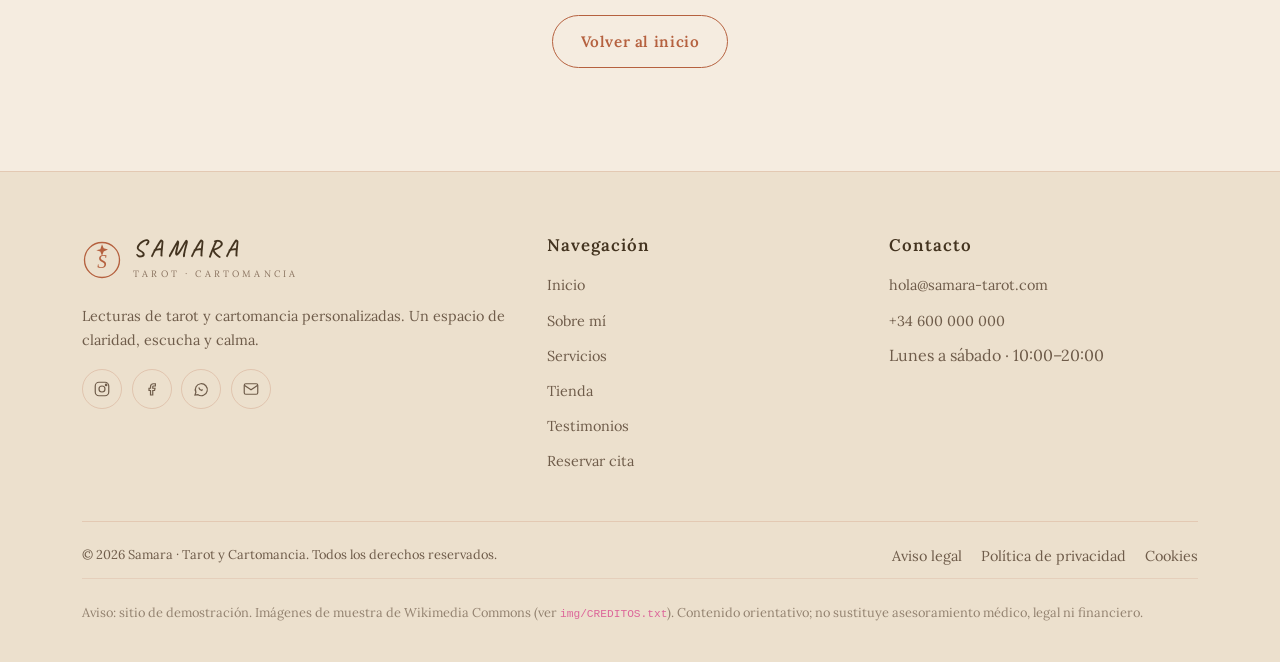
<file: tienda.html>
<!DOCTYPE html>
<html lang="es">
<head>
  <meta charset="utf-8">
  <meta name="viewport" content="width=device-width, initial-scale=1">

  <!-- SEO básico -->
  <title>Tienda · Samara | Tarot, velas, cristales y más</title>
  <meta name="description" content="Tienda de Samara: barajas de tarot, velas rituales, incienso, cristales, péndulos y kits de limpieza energética. Selección de objetos para tus rituales.">
  <meta name="keywords" content="tienda tarot, baraja de tarot, velas rituales, cristales, péndulo, incienso, limpieza energética">
  <meta name="author" content="Samara">
  <meta name="robots" content="index, follow">

  <!-- Open Graph -->
  <meta property="og:type" content="website">
  <meta property="og:locale" content="es_ES">
  <meta property="og:site_name" content="Samara · Tarot y Cartomancia">
  <meta property="og:title" content="Tienda · Samara | Tarot, velas, cristales y más">
  <meta property="og:description" content="Objetos seleccionados para acompañar tus lecturas y tus rituales: barajas, velas, incienso, cristales y más.">
  <meta property="og:image" content="img/shop-baraja.jpg">

  <!-- Twitter Card -->
  <meta name="twitter:card" content="summary_large_image">
  <meta name="twitter:title" content="Tienda · Samara">
  <meta name="twitter:description" content="Barajas, velas, cristales y péndulos para tus rituales.">
  <meta name="twitter:image" content="img/shop-baraja.jpg">

  <!-- Favicon (SVG provisional, reemplazable) -->
  <link rel="icon" type="image/svg+xml" href="img/favicon.svg">
  <link rel="apple-touch-icon" href="img/favicon.svg">

  <!-- Tipografías: se incluyen todas las familias usadas por los 3 temas -->
  <link rel="preconnect" href="https://fonts.googleapis.com">
  <link rel="preconnect" href="https://fonts.gstatic.com" crossorigin>
  <link href="https://fonts.googleapis.com/css2?family=Cormorant+Garamond:ital,wght@0,400;0,600;0,700;1,400&family=Inter:wght@400;500;600;700&family=Playfair+Display:wght@400;600;700&family=Montserrat:wght@400;500;600;700&family=Lora:ital,wght@0,400;0,600;0,700;1,400&family=Caveat:wght@500;600;700&display=swap" rel="stylesheet">

  <!-- Bootstrap 5 (CDN) -->
  <link href="https://cdn.jsdelivr.net/npm/bootstrap@5.3.3/dist/css/bootstrap.min.css" rel="stylesheet">

  <!-- Estilos propios: base compartida + tema (único archivo que cambia entre propuestas) -->
  <link rel="stylesheet" href="css/base.css">
  <link rel="stylesheet" href="css/theme.css">
</head>
<body>
  <a class="skip-link" href="#main">Saltar al contenido principal</a>

  <!-- ================================================================
       CABECERA / NAVEGACIÓN STICKY
       ================================================================ -->
  <header class="site-header" id="top">
    <div class="container-samara header-inner">
      <a class="brand" href="index.html" aria-label="Samara, volver al inicio">
        <svg class="brand__mark" viewBox="0 0 48 48" aria-hidden="true" focusable="false">
          <circle cx="24" cy="24" r="21" fill="none" stroke="currentColor" stroke-width="1.6"/>
          <path d="M24 5l2 5 5.2 1.4L26 13.8 24 19l-2-5.2-4.8-1.4L22 11z" fill="currentColor"/>
          <text x="24" y="34" text-anchor="middle" font-family="Georgia, serif" font-size="23" font-style="italic" fill="currentColor">S</text>
        </svg>
        <span><span class="brand__name">Samara</span><span class="brand__tag">Tarot · Cartomancia</span></span>
      </a>

      <nav class="nav-desktop" aria-label="Navegación principal">
        <ul>
          <li><a href="index.html#inicio">Inicio</a></li>
          <li><a href="index.html#sobre-mi">Sobre mí</a></li>
          <li><a href="index.html#servicios">Servicios</a></li>
          <li><a href="tienda.html" class="is-active">Tienda</a></li>
          <li><a href="index.html#testimonios">Testimonios</a></li>
        </ul>
      </nav>

      <div class="header-actions">
        <button class="cart-toggle" type="button" data-cart-toggle aria-expanded="false" aria-controls="cartDrawer" aria-label="Abrir carrito">
          <svg width="20" height="20" viewBox="0 0 24 24" fill="none" stroke="currentColor" stroke-width="1.7" aria-hidden="true">
            <path d="M3 4h2l2.4 12.2a2 2 0 0 0 2 1.6h8.4a2 2 0 0 0 2-1.6L21 8H6"/>
            <circle cx="9.5" cy="20.5" r="1.2"/><circle cx="17.5" cy="20.5" r="1.2"/>
          </svg>
          <span class="cart-count" aria-live="polite">0</span>
        </button>

        <a class="btn-samara btn-samara--sm d-none d-lg-inline-flex" href="index.html#reserva">Reservar cita</a>

        <button class="nav-toggle" type="button" data-nav-toggle aria-expanded="false" aria-controls="navMobile" aria-label="Abrir menú">
          <span></span><span></span><span></span>
        </button>
      </div>
    </div>

    <div class="nav-mobile" id="navMobile" aria-hidden="true">
      <div class="container-samara">
        <ul>
          <li><a href="index.html#inicio">Inicio</a></li>
          <li><a href="index.html#sobre-mi">Sobre mí</a></li>
          <li><a href="index.html#servicios">Servicios</a></li>
          <li><a href="tienda.html">Tienda</a></li>
          <li><a href="index.html#testimonios">Testimonios</a></li>
        </ul>
        <a class="btn-samara btn-samara--block" href="index.html#reserva">Reservar cita</a>
      </div>
    </div>
  </header>

  <main id="main">
    <!-- ==============================================================
         CABECERA DE LA TIENDA
         ============================================================== -->
    <section class="section" style="padding-bottom:0">
      <div class="container-samara">
        <div class="section-head" data-reveal>
          <span class="eyebrow">Tienda</span>
          <h2 class="section-title">Objetos para tu ritual</h2>
          <p class="lead-text">Una selección cuidada de elementos para acompañar tus lecturas, tus rituales y tus momentos de conexión.</p>
          <div class="divider-motif" aria-hidden="true">✦</div>
        </div>
      </div>
    </section>

    <!-- ==============================================================
         GRID DE PRODUCTOS
         ============================================================== -->
    <section class="section" style="padding-top:clamp(2rem,4vw,3rem)">
      <div class="container-samara">
        <div class="product-grid">

          <article class="product-card" data-reveal>
            <div class="product-card__media">
              <img src="img/shop-baraja.jpg" alt="Baraja de tarot completa con libreta guía">
              <span class="product-card__badge">Más vendido</span>
            </div>
            <div class="product-card__body">
              <h3>Baraja de Tarot</h3>
              <p class="product-card__desc">78 cartas con libreta guía, ideal para tus primeras lecturas.</p>
              <p class="product-card__price">24,00 €</p>
              <button class="btn-samara btn-samara--sm btn-samara--block" type="button"
                      data-add-to-cart data-id="baraja" data-name="Baraja de Tarot"
                      data-price="24.00" data-img="img/shop-baraja.jpg">Añadir al carrito</button>
            </div>
          </article>

          <article class="product-card" data-reveal>
            <div class="product-card__media">
              <img src="img/shop-velas.jpg" alt="Set de velas rituales aromáticas">
            </div>
            <div class="product-card__body">
              <h3>Velas rituales</h3>
              <p class="product-card__desc">Set de velas aromáticas para ambientar y enfocar cada sesión.</p>
              <p class="product-card__price">14,50 €</p>
              <button class="btn-samara btn-samara--sm btn-samara--block" type="button"
                      data-add-to-cart data-id="velas" data-name="Velas rituales"
                      data-price="14.50" data-img="img/shop-velas.jpg">Añadir al carrito</button>
            </div>
          </article>

          <article class="product-card" data-reveal>
            <div class="product-card__media">
              <img src="img/shop-incienso.jpg" alt="Varillas de incienso aromático">
            </div>
            <div class="product-card__body">
              <h3>Incienso</h3>
              <p class="product-card__desc">Varillas de aroma profundo para purificar el aire y la mente.</p>
              <p class="product-card__price">9,90 €</p>
              <button class="btn-samara btn-samara--sm btn-samara--block" type="button"
                      data-add-to-cart data-id="incienso" data-name="Incienso"
                      data-price="9.90" data-img="img/shop-incienso.jpg">Añadir al carrito</button>
            </div>
          </article>

          <article class="product-card" data-reveal>
            <div class="product-card__media">
              <img src="img/shop-cristales.jpg" alt="Cristal de cuarzo natural">
            </div>
            <div class="product-card__body">
              <h3>Cristales</h3>
              <p class="product-card__desc">Cuarzo natural para limpiar, proteger y recargar tu espacio.</p>
              <p class="product-card__price">18,00 €</p>
              <button class="btn-samara btn-samara--sm btn-samara--block" type="button"
                      data-add-to-cart data-id="cristales" data-name="Cristales"
                      data-price="18.00" data-img="img/shop-cristales.jpg">Añadir al carrito</button>
            </div>
          </article>

          <article class="product-card" data-reveal>
            <div class="product-card__media">
              <img src="img/shop-pendulo.jpg" alt="Péndulo de radiestesia">
            </div>
            <div class="product-card__body">
              <h3>Péndulo</h3>
              <p class="product-card__desc">Péndulo de radiestesia para trabajar respuestas y guía intuitiva.</p>
              <p class="product-card__price">21,50 €</p>
              <button class="btn-samara btn-samara--sm btn-samara--block" type="button"
                      data-add-to-cart data-id="pendulo" data-name="Péndulo"
                      data-price="21.50" data-img="img/shop-pendulo.jpg">Añadir al carrito</button>
            </div>
          </article>

          <article class="product-card" data-reveal>
            <div class="product-card__media">
              <img src="img/shop-kit.jpg" alt="Kit de limpieza energética con hierbas">
              <span class="product-card__badge">Pack</span>
            </div>
            <div class="product-card__body">
              <h3>Kit de limpieza</h3>
              <p class="product-card__desc">Hierbas, vela y cristal para renovar la energía de tu hogar.</p>
              <p class="product-card__price">32,00 €</p>
              <button class="btn-samara btn-samara--sm btn-samara--block" type="button"
                      data-add-to-cart data-id="kit-limpieza" data-name="Kit de limpieza"
                      data-price="32.00" data-img="img/shop-kit.jpg">Añadir al carrito</button>
            </div>
          </article>

        </div>

        <p class="product-note">Tienda de demostración: los precios son orientativos y no existe pasarela de pago ni envío real. El carrito se guarda en tu navegador (localStorage).</p>

        <div class="section-head" style="margin-top:2.4rem;margin-bottom:0" data-reveal>
          <a class="btn-samara-outline" href="index.html">Volver al inicio</a>
        </div>
      </div>
    </section>
  </main>

  <!-- ================================================================
       PIE
       ================================================================ -->
  <footer class="site-footer">
    <div class="container-samara">
      <div class="footer-grid">
        <div class="footer-brand">
          <a class="brand" href="#top" aria-label="Samara, volver arriba">
            <svg class="brand__mark" viewBox="0 0 48 48" aria-hidden="true" focusable="false">
              <circle cx="24" cy="24" r="21" fill="none" stroke="currentColor" stroke-width="1.6"/>
              <path d="M24 5l2 5 5.2 1.4L26 13.8 24 19l-2-5.2-4.8-1.4L22 11z" fill="currentColor"/>
              <text x="24" y="34" text-anchor="middle" font-family="Georgia, serif" font-size="23" font-style="italic" fill="currentColor">S</text>
            </svg>
            <span><span class="brand__name">Samara</span><span class="brand__tag">Tarot · Cartomancia</span></span>
          </a>
          <p>Lecturas de tarot y cartomancia personalizadas. Un espacio de claridad, escucha y calma.</p>
          <div class="social-row">
            <a href="#" aria-label="Instagram (enlace de ejemplo)">
              <svg width="18" height="18" viewBox="0 0 24 24" fill="none" stroke="currentColor" stroke-width="1.6" aria-hidden="true"><rect x="3" y="3" width="18" height="18" rx="5"/><circle cx="12" cy="12" r="4"/><circle cx="17.5" cy="6.5" r="1"/></svg>
            </a>
            <a href="#" aria-label="Facebook (enlace de ejemplo)">
              <svg width="18" height="18" viewBox="0 0 24 24" fill="none" stroke="currentColor" stroke-width="1.6" aria-hidden="true"><path d="M14 8h2.5V5H14a4 4 0 0 0-4 4v2H8v3h2v6h3v-6h2.4l.6-3H13V9a1 1 0 0 1 1-1z"/></svg>
            </a>
            <a href="#" aria-label="WhatsApp (enlace de ejemplo)">
              <svg width="18" height="18" viewBox="0 0 24 24" fill="none" stroke="currentColor" stroke-width="1.6" aria-hidden="true"><path d="M4 20l1.2-3.6A8 8 0 1 1 8 19.6z"/><path d="M9 10c.6 2 2 3.4 4 4l1-1.4"/></svg>
            </a>
            <a href="#" aria-label="Correo electrónico (enlace de ejemplo)">
              <svg width="18" height="18" viewBox="0 0 24 24" fill="none" stroke="currentColor" stroke-width="1.6" aria-hidden="true"><rect x="3" y="5" width="18" height="14" rx="2"/><path d="M3 7l9 6 9-6"/></svg>
            </a>
          </div>
        </div>

        <div>
          <h4>Navegación</h4>
          <ul class="footer-nav">
            <li><a href="index.html#inicio">Inicio</a></li>
            <li><a href="index.html#sobre-mi">Sobre mí</a></li>
            <li><a href="index.html#servicios">Servicios</a></li>
            <li><a href="tienda.html">Tienda</a></li>
            <li><a href="index.html#testimonios">Testimonios</a></li>
            <li><a href="index.html#reserva">Reservar cita</a></li>
          </ul>
        </div>

        <div>
          <h4>Contacto</h4>
          <ul class="footer-nav">
            <li><a href="#">hola@samara-tarot.com</a></li>
            <li><a href="#">+34 600 000 000</a></li>
            <li>Lunes a sábado · 10:00–20:00</li>
          </ul>
        </div>
      </div>

      <div class="footer-bottom">
        <span>© <span data-year>2026</span> Samara · Tarot y Cartomancia. Todos los derechos reservados.</span>
        <nav class="footer-legal" aria-label="Aviso legal">
          <a href="#">Aviso legal</a>
          <a href="#">Política de privacidad</a>
          <a href="#">Cookies</a>
        </nav>
      </div>
      <p class="footer-bottom" style="margin-top:.6rem;display:block;opacity:.7">
        Aviso: sitio de demostración. Imágenes de muestra de Wikimedia Commons (ver <code>img/CREDITOS.txt</code>). Contenido orientativo; no sustituye asesoramiento médico, legal ni financiero.
      </p>
    </div>
  </footer>

  <!-- ================================================================
       CARRITO (panel lateral)
       ================================================================ -->
  <div class="cart-overlay" id="cartOverlay" aria-hidden="true"></div>
  <aside class="cart-drawer" id="cartDrawer" aria-label="Carrito de la compra" aria-hidden="true">
    <div class="cart-drawer__head">
      <h3>Tu carrito</h3>
      <button class="cart-close" type="button" data-cart-close aria-label="Cerrar carrito">&times;</button>
    </div>
    <div class="cart-drawer__body" id="cartBody">
      <p class="cart-empty">Tu carrito está vacío.<br>Descubre los productos de la tienda.</p>
    </div>
    <div class="cart-drawer__foot">
      <div class="cart-total"><span>Total</span><strong id="cartTotal">0,00 €</strong></div>
      <button class="btn-samara btn-samara--block" type="button" disabled style="opacity:.6;cursor:not-allowed">Finalizar compra (demo)</button>
      <p class="cart-demo-note">Tienda de demostración: no hay pasarela de pago ni envío real.</p>
    </div>
  </aside>

  <!-- ================================================================
       AVISO DE COOKIES (simple)
       ================================================================ -->
  <div class="cookie-banner" id="cookieBanner" role="dialog" aria-live="polite" aria-label="Aviso de cookies">
    <p>Usamos cookies propias y técnicas para que el sitio funcione correctamente. <a href="#">Más información</a>.</p>
    <button class="btn-samara btn-samara--sm" type="button" id="cookieAccept">Aceptar</button>
  </div>

  <script src="js/main.js"></script>
</body>
</html>
</file>
<file: css/base.css>
/* =====================================================================
   SAMARA · base.css  —  LAYOUT COMPARTIDO
   ---------------------------------------------------------------------
   Este archivo es IDÉNTICO en propuesta_1, propuesta_2 y propuesta_3.
   Toda la identidad visual (colores, tipografías, radios, sombras) vive
   en css/theme.css mediante variables CSS. NO editar este archivo para
   cambiar el tema: edita theme.css.
   ===================================================================== */

/* ---------------------------------------------------------------------
   1. TOKENS — valores por defecto (theme.css los sobrescribe)
   --------------------------------------------------------------------- */
:root {
  /* Superficies y texto */
  --bg: #0f0b1a;
  --bg-soft: #171026;
  --surface: #1b1430;
  --surface-2: #221838;
  --text: #efe9f7;
  --text-muted: #a99cc4;
  --border: rgba(212, 175, 55, 0.20);

  /* Acentos */
  --primary: #d4af37;
  --primary-strong: #e8c96a;
  --on-primary: #1a1206;
  --accent: #8a5cf6;

  /* Cabecera / pie */
  --header-bg: rgba(15, 11, 26, 0.82);
  --header-bg-solid: #120c20;
  --header-border: rgba(212, 175, 55, 0.16);
  --footer-bg: #0b0714;
  --footer-text: #cfc4e4;
  --footer-heading: #f4eefb;

  /* Tipografía */
  --font-display: "Cormorant Garamond", Georgia, "Times New Roman", serif;
  --font-heading: "Cormorant Garamond", Georgia, "Times New Roman", serif;
  --font-body: "Inter", system-ui, -apple-system, "Segoe UI", Roboto, Arial, sans-serif;

  /* Formas y sombras */
  --radius-sm: 8px;
  --radius-md: 14px;
  --radius-lg: 24px;
  --radius-pill: 999px;
  --shadow-sm: 0 4px 14px rgba(0, 0, 0, 0.28);
  --shadow-md: 0 12px 34px rgba(0, 0, 0, 0.38);
  --shadow-lg: 0 26px 60px rgba(0, 0, 0, 0.45);

  /* Decoración opcional */
  --texture: none;          /* p. ej. textura papel sutil en propuesta_3 */
  --img-filter: none;       /* filtro para armonizar fotos con el tema */
  --card-bg: var(--surface);
  --card-border: 1px solid var(--border);
  --hero-overlay: linear-gradient(180deg, rgba(10, 6, 20, 0.72) 0%, rgba(10, 6, 20, 0.86) 100%);
  --hero-text: #f6f1ff;
  --hero-muted: #d7cbe8;

  /* Medidas */
  --container-max: 1180px;
  --section-y: clamp(56px, 8vw, 104px);
  --header-h: 74px;
}

/* ---------------------------------------------------------------------
   2. BASE / RESET SUAVE
   --------------------------------------------------------------------- */
* { box-sizing: border-box; }

html {
  scroll-behavior: smooth;
  -webkit-text-size-adjust: 100%;
}

body {
  margin: 0;
  background-color: var(--bg);
  background-image: var(--texture);
  background-attachment: fixed;
  color: var(--text);
  font-family: var(--font-body);
  font-size: 1rem;
  line-height: 1.7;
  overflow-x: hidden;
}

h1, h2, h3, h4, h5 {
  font-family: var(--font-heading);
  color: var(--text);
  line-height: 1.15;
  margin: 0 0 .5em;
  font-weight: 600;
  letter-spacing: .01em;
}

h1, h2 { font-family: var(--font-display); }

p { margin: 0 0 1rem; }

a { color: var(--primary-strong); text-decoration: none; transition: color .25s ease; }
a:hover { color: var(--primary); }

img { max-width: 100%; height: auto; display: block; }

/* Foco visible accesible en todos los elementos interactivos */
:focus-visible {
  outline: 3px solid var(--primary-strong);
  outline-offset: 3px;
  border-radius: 4px;
}

/* Enlace "saltar al contenido" para lectores de pantalla / teclado */
.skip-link {
  position: absolute;
  left: -9999px;
  top: 0;
  z-index: 2000;
  background: var(--primary);
  color: var(--on-primary);
  padding: .7rem 1.2rem;
  border-radius: 0 0 var(--radius-sm) 0;
  font-weight: 600;
}
.skip-link:focus { left: 0; }

.container-samara {
  width: 100%;
  max-width: var(--container-max);
  margin: 0 auto;
  padding-inline: clamp(1rem, 4vw, 2rem);
}

/* ---------------------------------------------------------------------
   3. UTILIDADES DE SECCIÓN Y TIPOGRAFÍA
   --------------------------------------------------------------------- */
.section {
  padding-block: var(--section-y);
  position: relative;
}
.section--soft { background: var(--bg-soft); }

.section-head { max-width: 720px; margin: 0 auto clamp(2rem, 4vw, 3rem); text-align: center; }
.section-head--left { margin-inline: 0; text-align: left; }

.eyebrow {
  display: inline-block;
  font-family: var(--font-body);
  font-size: .78rem;
  font-weight: 600;
  letter-spacing: .28em;
  text-transform: uppercase;
  color: var(--primary);
  margin-bottom: .9rem;
}

.section-title {
  font-size: clamp(1.9rem, 4.5vw, 3rem);
  margin-bottom: .6rem;
}

.lead-text {
  color: var(--text-muted);
  font-size: clamp(1rem, 1.6vw, 1.12rem);
}

/* Divisor decorativo (usado bajo títulos) */
.divider-motif {
  display: flex;
  align-items: center;
  justify-content: center;
  gap: .75rem;
  color: var(--primary);
  margin: 1rem auto 0;
  max-width: 220px;
}
.section-head--left .divider-motif { margin-inline: 0; }
.divider-motif::before,
.divider-motif::after {
  content: "";
  height: 1px;
  flex: 1;
  background: linear-gradient(90deg, transparent, var(--primary), transparent);
  opacity: .7;
}

/* ---------------------------------------------------------------------
   4. BOTONES
   --------------------------------------------------------------------- */
.btn-samara,
.btn-samara-outline {
  display: inline-flex;
  align-items: center;
  justify-content: center;
  gap: .5rem;
  font-family: var(--font-heading);
  font-weight: 600;
  font-size: .95rem;
  letter-spacing: .04em;
  padding: .8rem 1.7rem;
  border-radius: var(--radius-pill);
  border: 1px solid transparent;
  cursor: pointer;
  transition: transform .22s ease, box-shadow .22s ease, background-color .22s ease, color .22s ease, border-color .22s ease;
}

.btn-samara {
  background: linear-gradient(135deg, var(--primary-strong), var(--primary));
  color: var(--on-primary);
  box-shadow: var(--shadow-sm);
}
.btn-samara:hover {
  color: var(--on-primary);
  transform: translateY(-2px);
  box-shadow: var(--shadow-md);
}

.btn-samara-outline {
  background: transparent;
  color: var(--primary);
  border-color: var(--primary);
}
.btn-samara-outline:hover {
  background: var(--primary);
  color: var(--on-primary);
  transform: translateY(-2px);
}

.btn-samara--sm { padding: .55rem 1.2rem; font-size: .85rem; }
.btn-samara--block { width: 100%; }

/* ---------------------------------------------------------------------
   5. CABECERA / NAV
   --------------------------------------------------------------------- */
.site-header {
  position: sticky;
  top: 0;
  z-index: 1030;
  background: var(--header-bg);
  backdrop-filter: blur(10px);
  -webkit-backdrop-filter: blur(10px);
  border-bottom: 1px solid var(--header-border);
  transition: background-color .3s ease, box-shadow .3s ease;
}
.site-header.is-scrolled {
  background: var(--header-bg-solid);
  box-shadow: var(--shadow-sm);
}

.header-inner {
  display: flex;
  align-items: center;
  justify-content: space-between;
  gap: 1rem;
  min-height: var(--header-h);
}

.brand {
  display: inline-flex;
  align-items: center;
  gap: .7rem;
  color: var(--text);
}
.brand:hover { color: var(--text); }
.brand__mark { width: 40px; height: 40px; flex: 0 0 auto; color: var(--primary); }
.brand__name {
  font-family: var(--font-display);
  font-size: 1.5rem;
  font-weight: 600;
  letter-spacing: .22em;
  text-transform: uppercase;
  line-height: 1;
}
.brand__tag {
  display: block;
  font-family: var(--font-body);
  font-size: .58rem;
  letter-spacing: .34em;
  text-transform: uppercase;
  color: var(--text-muted);
  margin-top: 3px;
}

.nav-desktop { display: none; }
.nav-desktop ul {
  display: flex;
  align-items: center;
  gap: clamp(1rem, 2.4vw, 2rem);
  list-style: none;
  margin: 0;
  padding: 0;
}
.nav-desktop a {
  font-family: var(--font-body);
  font-size: .9rem;
  font-weight: 500;
  color: var(--text);
  position: relative;
  padding-block: .3rem;
}
.nav-desktop a::after {
  content: "";
  position: absolute;
  left: 0;
  bottom: 0;
  width: 0;
  height: 1px;
  background: var(--primary);
  transition: width .28s ease;
}
.nav-desktop a:hover::after,
.nav-desktop a.is-active::after { width: 100%; }
.nav-desktop a.is-active { color: var(--primary); }

.header-actions { display: flex; align-items: center; gap: .6rem; }

/* Botón carrito */
.cart-toggle {
  position: relative;
  display: inline-flex;
  align-items: center;
  justify-content: center;
  width: 42px;
  height: 42px;
  border-radius: var(--radius-pill);
  border: 1px solid var(--border);
  background: transparent;
  color: var(--text);
  cursor: pointer;
  transition: border-color .22s ease, color .22s ease;
}
.cart-toggle:hover { color: var(--primary); border-color: var(--primary); }
.cart-count {
  position: absolute;
  top: -6px;
  right: -6px;
  min-width: 20px;
  height: 20px;
  padding: 0 5px;
  border-radius: var(--radius-pill);
  background: var(--primary);
  color: var(--on-primary);
  font-size: .7rem;
  font-weight: 700;
  display: none;
  align-items: center;
  justify-content: center;
}
.cart-count.is-visible { display: inline-flex; }

/* Botón hamburguesa */
.nav-toggle {
  display: inline-flex;
  flex-direction: column;
  justify-content: center;
  gap: 5px;
  width: 44px;
  height: 44px;
  padding: 0 10px;
  border: 1px solid var(--border);
  border-radius: var(--radius-sm);
  background: transparent;
  cursor: pointer;
}
.nav-toggle span {
  display: block;
  height: 2px;
  width: 100%;
  background: var(--text);
  transition: transform .25s ease, opacity .25s ease;
}
.nav-toggle[aria-expanded="true"] span:nth-child(1) { transform: translateY(7px) rotate(45deg); }
.nav-toggle[aria-expanded="true"] span:nth-child(2) { opacity: 0; }
.nav-toggle[aria-expanded="true"] span:nth-child(3) { transform: translateY(-7px) rotate(-45deg); }

/* Panel móvil */
.nav-mobile {
  display: none;
  border-top: 1px solid var(--header-border);
  background: var(--header-bg-solid);
}
.nav-mobile.is-open { display: block; }
.nav-mobile ul { list-style: none; margin: 0; padding: .5rem 0 1.2rem; }
.nav-mobile li { border-bottom: 1px solid var(--border); }
.nav-mobile a {
  display: block;
  padding: .85rem 0;
  color: var(--text);
  font-size: 1rem;
}
.nav-mobile .btn-samara { margin-top: 1rem; }

/* Ajuste de anclas para que el header sticky no tape el título */
section[id], [id].anchor { scroll-margin-top: calc(var(--header-h) + 16px); }

/* ---------------------------------------------------------------------
   6. HERO
   --------------------------------------------------------------------- */
.hero {
  position: relative;
  overflow: hidden;
  background: var(--bg);
}
.hero__media {
  position: absolute;
  inset: 0;
  z-index: 0;
}
.hero__media img {
  width: 100%;
  height: 100%;
  object-fit: cover;
  filter: var(--img-filter);
}
.hero__media::after {
  content: "";
  position: absolute;
  inset: 0;
  background: var(--hero-overlay);
}
.hero__content {
  position: relative;
  z-index: 1;
  min-height: clamp(520px, 82vh, 780px);
  display: flex;
  align-items: center;
  padding-block: clamp(3rem, 8vw, 6rem);
  color: var(--hero-text);
}
.hero__inner { max-width: 660px; }
.hero h1 {
  font-size: clamp(2.4rem, 6.4vw, 4.3rem);
  color: var(--hero-text);
  margin-bottom: 1rem;
}
.hero .eyebrow { color: var(--primary-strong); }
.hero__sub {
  font-size: clamp(1.05rem, 2vw, 1.28rem);
  color: var(--hero-muted);
  margin-bottom: 1.8rem;
}
.hero__cta { display: flex; flex-wrap: wrap; gap: .8rem; }

/* Franja de confianza bajo el CTA */
.trust-strip {
  display: inline-flex;
  align-items: center;
  gap: .6rem;
  margin-top: 1.8rem;
  padding: .55rem 1.1rem;
  border: 1px solid var(--border);
  border-radius: var(--radius-pill);
  font-size: .85rem;
  color: var(--hero-muted);
  background: rgba(0, 0, 0, .18);
}
.trust-strip svg { color: var(--primary-strong); flex: 0 0 auto; }

/* ---------------------------------------------------------------------
   7. SOBRE MÍ
   --------------------------------------------------------------------- */
.about-grid {
  display: grid;
  gap: clamp(2rem, 5vw, 3.5rem);
  align-items: center;
}
.about-media {
  position: relative;
  border-radius: var(--radius-lg);
  overflow: hidden;
  box-shadow: var(--shadow-md);
  border: var(--card-border);
}
.about-media img { width: 100%; aspect-ratio: 4 / 5; object-fit: cover; filter: var(--img-filter); }
.about-media__frame {
  position: absolute;
  inset: 12px;
  border: 1px solid rgba(255, 255, 255, .35);
  border-radius: calc(var(--radius-lg) - 8px);
  pointer-events: none;
}
.signature {
  font-family: var(--font-display);
  font-size: 1.6rem;
  color: var(--primary);
  margin-top: .5rem;
}

/* ---------------------------------------------------------------------
   8. PILARES
   --------------------------------------------------------------------- */
.pillars {
  display: grid;
  grid-template-columns: repeat(auto-fit, minmax(220px, 1fr));
  gap: 1.4rem;
}
.pillar {
  text-align: center;
  padding: 2rem 1.4rem;
  background: var(--card-bg);
  border: var(--card-border);
  border-radius: var(--radius-md);
  box-shadow: var(--shadow-sm);
  transition: transform .25s ease, box-shadow .25s ease;
}
.pillar:hover { transform: translateY(-4px); box-shadow: var(--shadow-md); }
.pillar__icon {
  width: 62px;
  height: 62px;
  margin: 0 auto 1rem;
  display: grid;
  place-items: center;
  border-radius: 50%;
  color: var(--primary);
  background: radial-gradient(circle at 50% 40%, rgba(255, 255, 255, .10), transparent 70%);
  border: 1px solid var(--border);
}
.pillar h3 { font-size: 1.3rem; margin-bottom: .3rem; }
.pillar p { color: var(--text-muted); margin: 0; font-size: .95rem; }

/* ---------------------------------------------------------------------
   9. TARJETAS DE SERVICIO
   --------------------------------------------------------------------- */
.grid-cards {
  display: grid;
  grid-template-columns: repeat(auto-fill, minmax(280px, 1fr));
  gap: 1.6rem;
}
.service-card {
  display: flex;
  flex-direction: column;
  background: var(--card-bg);
  border: var(--card-border);
  border-radius: var(--radius-md);
  overflow: hidden;
  box-shadow: var(--shadow-sm);
  transition: transform .25s ease, box-shadow .25s ease, border-color .25s ease;
}
.service-card:hover {
  transform: translateY(-5px);
  box-shadow: var(--shadow-md);
  border-color: var(--primary);
}
.service-card__media { position: relative; aspect-ratio: 16 / 10; overflow: hidden; }
.service-card__media img {
  width: 100%;
  height: 100%;
  object-fit: cover;
  transition: transform .5s ease;
  filter: var(--img-filter);
}
.service-card:hover .service-card__media img { transform: scale(1.06); }
.service-card__body { padding: 1.4rem 1.5rem 1.6rem; display: flex; flex-direction: column; flex: 1; }
.service-card h3 { font-size: 1.28rem; margin-bottom: .4rem; }
.service-card p { color: var(--text-muted); font-size: .95rem; }
.service-card__link {
  margin-top: auto;
  font-family: var(--font-heading);
  font-weight: 600;
  color: var(--primary);
  display: inline-flex;
  align-items: center;
  gap: .4rem;
}
.service-card__link svg { transition: transform .25s ease; }
.service-card__link:hover svg { transform: translateX(4px); }

/* ---------------------------------------------------------------------
   10. BLOQUE "ESTOY AQUÍ PARA AYUDARTE"
   --------------------------------------------------------------------- */
.help-block {
  display: grid;
  gap: clamp(2rem, 5vw, 3.5rem);
  align-items: center;
  padding: clamp(2rem, 5vw, 3.4rem);
  border-radius: var(--radius-lg);
  background: var(--card-bg);
  border: var(--card-border);
  box-shadow: var(--shadow-md);
}
.help-list { list-style: none; margin: 0 0 1.6rem; padding: 0; display: grid; gap: .7rem; }
.help-list li {
  display: flex;
  align-items: flex-start;
  gap: .7rem;
  color: var(--text);
}
.help-list li svg { color: var(--primary); flex: 0 0 auto; margin-top: .28rem; }

/* ---------------------------------------------------------------------
   11. TESTIMONIOS
   --------------------------------------------------------------------- */
.testimonials {
  display: grid;
  grid-template-columns: repeat(auto-fill, minmax(280px, 1fr));
  gap: 1.5rem;
}
.testimonial {
  background: var(--card-bg);
  border: var(--card-border);
  border-radius: var(--radius-md);
  padding: 1.6rem;
  box-shadow: var(--shadow-sm);
}
.testimonial__stars { color: var(--primary); letter-spacing: .18em; margin-bottom: .6rem; }
.testimonial p { font-style: italic; color: var(--text); }
.testimonial__author {
  display: flex;
  align-items: center;
  gap: .8rem;
  margin-top: 1rem;
}
.testimonial__avatar {
  width: 42px;
  height: 42px;
  border-radius: 50%;
  display: grid;
  place-items: center;
  font-family: var(--font-heading);
  font-weight: 700;
  color: var(--on-primary);
  background: linear-gradient(135deg, var(--primary-strong), var(--primary));
}
.testimonial__name { font-weight: 600; font-family: var(--font-heading); }
.testimonial__meta { font-size: .8rem; color: var(--text-muted); }

/* ---------------------------------------------------------------------
   12. PREVIEW / GRID DE TIENDA
   --------------------------------------------------------------------- */
.product-grid {
  display: grid;
  grid-template-columns: repeat(auto-fill, minmax(250px, 1fr));
  gap: 1.6rem;
}
.product-card {
  display: flex;
  flex-direction: column;
  background: var(--card-bg);
  border: var(--card-border);
  border-radius: var(--radius-md);
  overflow: hidden;
  box-shadow: var(--shadow-sm);
  transition: transform .25s ease, box-shadow .25s ease, border-color .25s ease;
}
.product-card:hover { transform: translateY(-5px); box-shadow: var(--shadow-md); border-color: var(--primary); }
.product-card__media { position: relative; aspect-ratio: 1 / 1; overflow: hidden; background: var(--surface-2); }
.product-card__media img { width: 100%; height: 100%; object-fit: cover; filter: var(--img-filter); transition: transform .5s ease; }
.product-card:hover .product-card__media img { transform: scale(1.05); }
.product-card__badge {
  position: absolute;
  top: .8rem;
  left: .8rem;
  padding: .25rem .7rem;
  border-radius: var(--radius-pill);
  background: var(--primary);
  color: var(--on-primary);
  font-size: .72rem;
  font-weight: 700;
  letter-spacing: .04em;
}
.product-card__body { padding: 1.2rem 1.3rem 1.5rem; display: flex; flex-direction: column; flex: 1; }
.product-card h3 { font-size: 1.15rem; margin-bottom: .3rem; }
.product-card__desc { color: var(--text-muted); font-size: .88rem; flex: 1; }
.product-card__price {
  font-family: var(--font-heading);
  font-size: 1.3rem;
  font-weight: 700;
  color: var(--text);
  margin: .6rem 0 .9rem;
}
.product-note {
  margin-top: 2rem;
  text-align: center;
  color: var(--text-muted);
  font-size: .88rem;
}

/* ---------------------------------------------------------------------
   13. FORMULARIO DE RESERVA
   --------------------------------------------------------------------- */
.booking {
  display: grid;
  gap: clamp(2rem, 5vw, 3.5rem);
  align-items: start;
}
.booking__info { color: var(--text-muted); }
.booking__info strong { color: var(--text); }
.form-card {
  background: var(--card-bg);
  border: var(--card-border);
  border-radius: var(--radius-lg);
  padding: clamp(1.6rem, 4vw, 2.4rem);
  box-shadow: var(--shadow-md);
}
.form-field { margin-bottom: 1.1rem; }
.form-field label {
  display: block;
  font-size: .85rem;
  font-weight: 600;
  margin-bottom: .4rem;
  color: var(--text);
}
.form-field .req { color: var(--accent); }
.form-control-samara {
  width: 100%;
  padding: .78rem 1rem;
  font-family: var(--font-body);
  font-size: .95rem;
  color: var(--text);
  background: var(--surface-2);
  border: 1px solid var(--border);
  border-radius: var(--radius-sm);
  transition: border-color .2s ease, box-shadow .2s ease;
}
.form-control-samara::placeholder { color: var(--text-muted); opacity: .8; }
.form-control-samara:focus {
  outline: none;
  border-color: var(--primary);
  box-shadow: 0 0 0 3px rgba(212, 175, 55, .18);
}
.form-control-samara.is-invalid { border-color: #e0575b; }
.form-error { color: #e0575b; font-size: .8rem; margin-top: .3rem; display: none; }
.form-error.is-visible { display: block; }
.form-success {
  display: none;
  margin-top: 1rem;
  padding: .9rem 1.1rem;
  border-radius: var(--radius-sm);
  background: var(--surface-2);
  border: 1px solid var(--primary);
  color: var(--text);
  font-size: .92rem;
}
.form-success.is-visible { display: block; }
.form-hint { font-size: .78rem; color: var(--text-muted); margin-top: 1rem; }

/* ---------------------------------------------------------------------
   14. PIE
   --------------------------------------------------------------------- */
.site-footer {
  background: var(--footer-bg);
  color: var(--footer-text);
  padding-block: clamp(2.6rem, 6vw, 4rem) 1.4rem;
  border-top: 1px solid var(--header-border);
}
.site-footer h4 {
  color: var(--footer-heading);
  font-family: var(--font-heading);
  font-size: 1.05rem;
  margin-bottom: 1rem;
  letter-spacing: .06em;
}
.footer-grid {
  display: grid;
  grid-template-columns: 1fr;
  gap: 2rem;
}
.footer-brand .brand { color: var(--footer-heading); }
.footer-brand p { color: var(--footer-text); font-size: .9rem; margin-top: 1rem; }
.footer-nav { list-style: none; padding: 0; margin: 0; }
.footer-nav li { margin-bottom: .5rem; }
.footer-nav a, .footer-legal a { color: var(--footer-text); font-size: .9rem; }
.footer-nav a:hover, .footer-legal a:hover { color: var(--primary); }
.social-row { display: flex; gap: .6rem; margin-top: 1rem; }
.social-row a {
  width: 40px;
  height: 40px;
  display: grid;
  place-items: center;
  border-radius: 50%;
  border: 1px solid var(--border);
  color: var(--footer-text);
  transition: background-color .22s ease, color .22s ease;
}
.social-row a:hover { background: var(--primary); color: var(--on-primary); }
.footer-bottom {
  margin-top: 2.4rem;
  padding-top: 1.4rem;
  border-top: 1px solid var(--header-border);
  display: flex;
  flex-wrap: wrap;
  gap: .6rem 1.4rem;
  justify-content: space-between;
  font-size: .8rem;
  color: var(--footer-text);
}
.footer-legal { display: flex; flex-wrap: wrap; gap: .4rem 1.2rem; }

/* ---------------------------------------------------------------------
   15. AVISO DE COOKIES
   --------------------------------------------------------------------- */
.cookie-banner {
  position: fixed;
  left: 50%;
  bottom: 1rem;
  transform: translate(-50%, 140%);
  width: min(680px, calc(100% - 2rem));
  z-index: 1080;
  display: flex;
  flex-wrap: wrap;
  align-items: center;
  gap: .8rem 1.2rem;
  padding: 1rem 1.3rem;
  background: var(--header-bg-solid);
  border: 1px solid var(--primary);
  border-radius: var(--radius-md);
  box-shadow: var(--shadow-lg);
  transition: transform .45s cubic-bezier(.2, .8, .2, 1);
}
.cookie-banner.is-visible { transform: translate(-50%, 0); }
.cookie-banner p { margin: 0; flex: 1 1 320px; font-size: .86rem; color: var(--text-muted); }
.cookie-banner a { text-decoration: underline; }

/* ---------------------------------------------------------------------
   16. CARRITO (panel lateral)
   --------------------------------------------------------------------- */
.cart-overlay {
  position: fixed;
  inset: 0;
  background: rgba(0, 0, 0, .55);
  opacity: 0;
  visibility: hidden;
  transition: opacity .3s ease, visibility .3s ease;
  z-index: 1070;
}
.cart-overlay.is-open { opacity: 1; visibility: visible; }

.cart-drawer {
  position: fixed;
  top: 0;
  right: 0;
  height: 100%;
  width: min(400px, 100%);
  background: var(--surface);
  border-left: 1px solid var(--border);
  box-shadow: var(--shadow-lg);
  z-index: 1090;
  display: flex;
  flex-direction: column;
  transform: translateX(105%);
  transition: transform .35s cubic-bezier(.2, .8, .2, 1);
}
.cart-drawer.is-open { transform: translateX(0); }
.cart-drawer__head {
  display: flex;
  align-items: center;
  justify-content: space-between;
  padding: 1.2rem 1.4rem;
  border-bottom: 1px solid var(--border);
}
.cart-drawer__head h3 { margin: 0; font-size: 1.25rem; }
.cart-close {
  background: transparent;
  border: 1px solid var(--border);
  color: var(--text);
  width: 38px;
  height: 38px;
  border-radius: 50%;
  cursor: pointer;
  font-size: 1.2rem;
  line-height: 1;
}
.cart-close:hover { color: var(--primary); border-color: var(--primary); }
.cart-drawer__body { flex: 1; overflow-y: auto; padding: 1rem 1.4rem; }
.cart-empty { color: var(--text-muted); text-align: center; padding: 3rem 1rem; font-size: .95rem; }
.cart-item {
  display: grid;
  grid-template-columns: 64px 1fr auto;
  gap: .9rem;
  align-items: center;
  padding: .9rem 0;
  border-bottom: 1px solid var(--border);
}
.cart-item__img { width: 64px; height: 64px; border-radius: var(--radius-sm); object-fit: cover; }
.cart-item__name { font-family: var(--font-heading); font-size: 1rem; margin: 0 0 .2rem; }
.cart-item__price { color: var(--text-muted); font-size: .85rem; margin: 0; }
.qty-control { display: inline-flex; align-items: center; gap: .5rem; margin-top: .4rem; }
.qty-btn {
  width: 26px;
  height: 26px;
  border-radius: 50%;
  border: 1px solid var(--border);
  background: transparent;
  color: var(--text);
  cursor: pointer;
  line-height: 1;
}
.qty-btn:hover { border-color: var(--primary); color: var(--primary); }
.cart-item__remove {
  background: transparent;
  border: none;
  color: var(--text-muted);
  cursor: pointer;
  font-size: .8rem;
  text-decoration: underline;
}
.cart-item__remove:hover { color: #e0575b; }
.cart-drawer__foot {
  padding: 1.2rem 1.4rem 1.6rem;
  border-top: 1px solid var(--border);
}
.cart-total {
  display: flex;
  justify-content: space-between;
  align-items: baseline;
  margin-bottom: 1rem;
  font-family: var(--font-heading);
}
.cart-total strong { font-size: 1.4rem; }
.cart-demo-note { font-size: .76rem; color: var(--text-muted); text-align: center; margin-top: .8rem; }

/* ---------------------------------------------------------------------
   17. SCROLL REVEAL
   --------------------------------------------------------------------- */
[data-reveal] {
  opacity: 0;
  transform: translateY(26px);
  transition: opacity .7s ease, transform .7s ease;
  will-change: opacity, transform;
}
[data-reveal].is-visible { opacity: 1; transform: none; }
[data-reveal="fade"] { transform: none; }
@media (prefers-reduced-motion: reduce) {
  html { scroll-behavior: auto; }
  [data-reveal] { opacity: 1 !important; transform: none !important; transition: none !important; }
  .btn-samara:hover, .pillar:hover, .service-card:hover, .product-card:hover { transform: none; }
}

/* ---------------------------------------------------------------------
   18. RESPONSIVE
   --------------------------------------------------------------------- */
/* Móvil por defecto (mobile-first). A partir de tablet: */
@media (min-width: 768px) {
  .footer-grid { grid-template-columns: 1.4fr 1fr 1fr; }
  .about-grid { grid-template-columns: 1fr 1fr; }
  .booking { grid-template-columns: .9fr 1.1fr; }
  .help-block { grid-template-columns: 1.1fr .9fr; }
}

@media (min-width: 992px) {
  .nav-desktop { display: block; }
  .nav-toggle { display: none; }
  .nav-mobile { display: none !important; }
}

/* Escritorio grande */
@media (min-width: 1400px) {
  :root { --container-max: 1280px; }
}
</file>
<file: css/theme.css>
/* =====================================================================
   SAMARA · PROPUESTA 3 — "BOHÈME TAROT"
   ---------------------------------------------------------------------
   ÚNICO archivo que cambia entre propuestas.
   Paleta: tonos tierra/terracota + verde salvia, textura papel sutil.
   Tipografía: Caveat (titulares manuscritos) + Lora (serif cálida).
   Sensación: artesanal, cálida, tarot clásico.
   ===================================================================== */
:root {
  /* Superficies y texto */
  --bg: #f5ece0;                 /* papel crema */
  --bg-soft: #efe2d1;            /* arena */
  --surface: #fffaf3;
  --surface-2: #f3e7d8;
  --text: #4a3a2c;
  --text-muted: #8a7360;
  --border: rgba(181, 97, 63, 0.22);

  /* Acentos (terracota + salvia) */
  --primary: #b5613f;
  --primary-strong: #cc7a54;
  --on-primary: #fff8f2;
  --accent: #7c8f6b;

  /* Cabecera / pie */
  --header-bg: rgba(245, 236, 224, 0.88);
  --header-bg-solid: #f5ece0;
  --header-border: rgba(181, 97, 63, 0.18);
  --footer-bg: #ece0cd;
  --footer-text: #6f5c4a;
  --footer-heading: #43331f;

  /* Tipografía */
  --font-display: "Caveat", "Segoe Script", cursive;   /* titulares manuscritos */
  --font-heading: "Lora", Georgia, "Times New Roman", serif;
  --font-body: "Lora", Georgia, "Times New Roman", serif;

  /* Formas y sombras (cálidas, suaves) */
  --radius-sm: 10px;
  --radius-md: 16px;
  --radius-lg: 26px;
  --shadow-sm: 0 5px 16px rgba(90, 60, 40, 0.12);
  --shadow-md: 0 14px 34px rgba(90, 60, 40, 0.16);
  --shadow-lg: 0 28px 60px rgba(90, 60, 40, 0.20);

  /* Textura papel sutil (trama cruzada, sin imágenes): mantiene el sitio offline */
  --texture:
    repeating-linear-gradient(45deg, rgba(120, 90, 60, 0.030) 0 1px, transparent 1px 6px),
    repeating-linear-gradient(-45deg, rgba(120, 90, 60, 0.024) 0 1px, transparent 1px 7px);
  --img-filter: sepia(0.26) saturate(1.05) contrast(1.02) brightness(1.02);
  --hero-overlay: linear-gradient(105deg, rgba(58, 40, 26, 0.84) 0%, rgba(122, 74, 50, 0.55) 60%, rgba(124, 143, 107, 0.42) 100%);
  --hero-text: #fff8f0;
  --hero-muted: #efe0cf;
}
</file>
